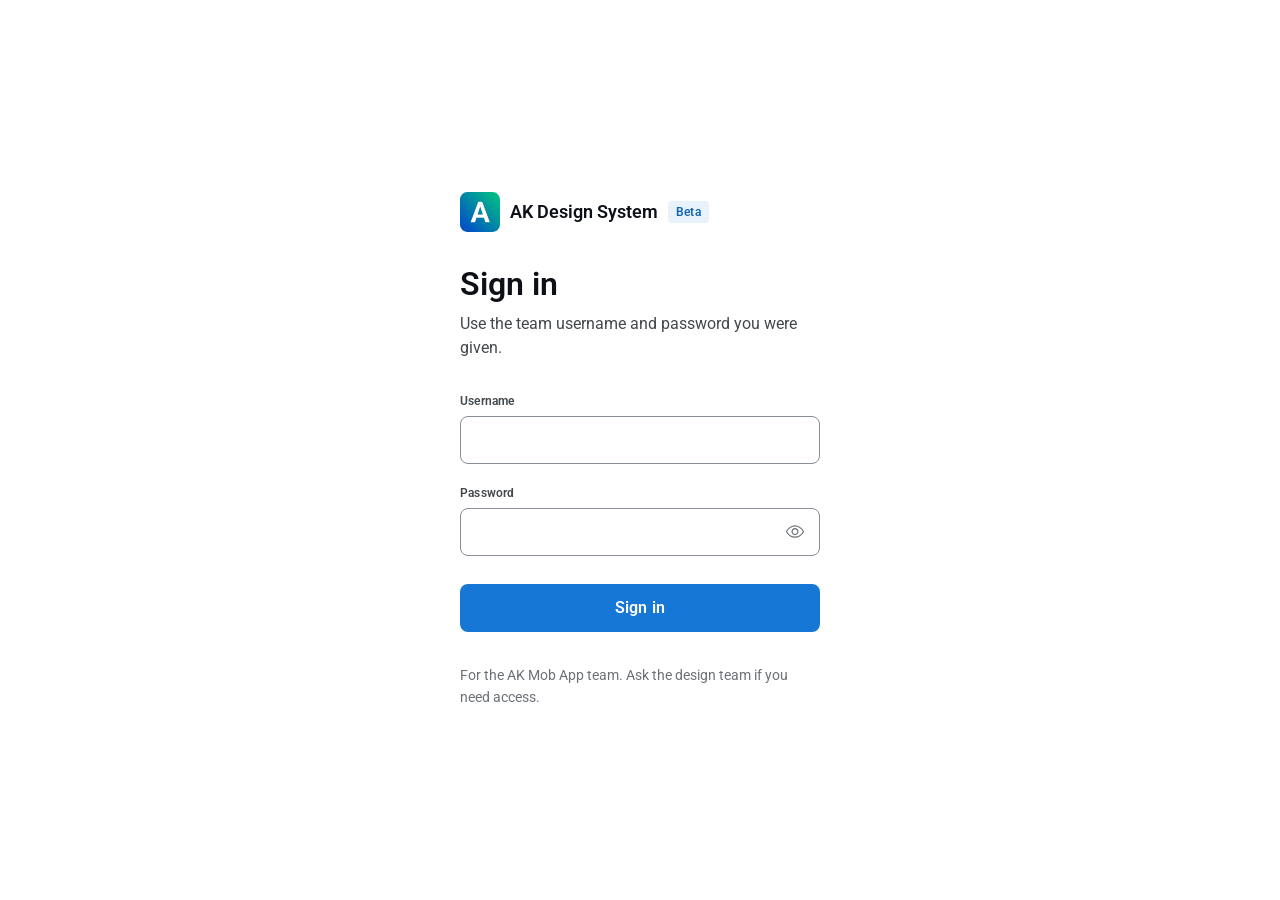
<file: index.html>
<!doctype html>
<html lang="en">
<head>
<meta charset="utf-8">
<meta name="viewport" content="width=device-width, initial-scale=1">
<title>AK Design System</title>
<meta name="description" content="The design system for the AK Mob App: tokens, components, rules and Flutter handoff.">
<meta name="robots" content="noindex, nofollow">
<meta name="theme-color" content="#FFFFFF" media="(prefers-color-scheme: light)">
<meta name="theme-color" content="#0D1117" media="(prefers-color-scheme: dark)">
<link rel="icon" href="assets/favicon.svg" type="image/svg+xml">
<link rel="stylesheet" href="assets/css/tokens.css">
<link rel="stylesheet" href="assets/css/site.css">
<script>(function(){var d=document.documentElement;try{var t=localStorage.getItem('ds-theme');if(t==='light'||t==='dark')d.setAttribute('data-theme',t);}catch(e){}var r=d.getAttribute('data-theme')||(window.matchMedia&&matchMedia('(prefers-color-scheme: dark)').matches?'dark':'light');d.setAttribute('data-theme-resolved',r);})();</script>
</head>
<body>
<div id="app" class="gate-wait"><noscript><p class="gate-msg">Turn on JavaScript to view this site.</p></noscript></div>
<script id="payload" type="application/octet-stream">FvDYhEWMT8vDXfsUhTkOAQ+uUkrOlPRXsl8g+7yvKT81fpl7S8q4sNngFwb+WPScfCsl/DtIp/QZG/yUYDBSziJn/HLCMxbHWqHQ1o5Q9uWTXoM0K4pvfVkolD153B4yYAcXyRk1NiyBTQ4I7xHBpW+qtNcbIBcAhl2ZIEnhe84rHeGTROO7JOV9U060j1Tx1Tdek+KUpIEwQjhOliaIQYu+rgPdGkc+B3UQrAwt7JIPQJsWIa8C/jN0SpJiT4pKODmgnDHPUcXON/zysXddh0r1V/fGz8DXsJ/ZXbDo0us3jaNg7S9qymADEdxYNN0yoLy/P31a6UzBjRrWO9y0pnuobK2TtOUEbAZd0NN2ydm2DrI9jOvUaLcgTFW6J9eS0l/[base64]/tXZHNkuBBZ2MMy/nwQIDe07oFlBydYKuv6nwVd1TI5/3DlOz1BJ1Wg9y20KTBlIj8NMxHRudG+pYhbfxwL0buSY5Jztr5huhIQy7BSwg4vx/[base64]/UkiXzZpjwoLVs2NRG4a5TZpr7jpX4QEp3ybVGVFTPMKcb4iUhSI0QtJfF8bHcYyRI0bQRJDE0o/RX5+DaLfvuin5I0DwsVwU/K7erPvDfnUrsjUjzrgaqQIJI9M7J2s+ejAhCDfE10g6C6k7n3iJlr0WW4OnfN3OfUlJ884n//exmynlb2cPb9X7OvB0EMZQ35rA8yP08/icSNKSgCo8Yx7mUF0igp6UqOgeRg7zu9ZEzt+1F6CWySpYyt3onFJInsBkPCVQhU8iPPJiKgnsBwmzMkNe7yETst4nnAGJ8+6/IHlnMX8Gah3LxvhcD+iCpl0jPrkPYxGDDDxyoVJQQ8rMemWGz3NpEZoG5jmWXt7lGSt2/k4iXv/CzdO68p1bVLAoKMH2xM9qDcWNIvhmK+4ZpXUPimzRGNNWiWMGlBhz74maDV9Qvwb0StgB8z+Ou/za19dyJrF30TE1PnH/jVbZfOks9j9+hoF76KKNsHopAG3kbjwjsMTYd0cEEB/ncp+RS0rjf04HWALsoBLb666XIxEVetF/EZbRqDXojo0LejP/AW3XplRXsbK4WKFhjJpzs9Hxa0dGB4Lcpaml4t6oNIiPC7Ctr1mt46Z7gRlafeoxGTiDO3oo4kamZ2LbVH2cO4WxbUS4RBp9xETpPORrxjkCJ2IWbjwdBfKge4PV+ZwwYnVBK7cYcAp9kZ6mHVeFYWG3V7x6Np+iaj9CYzHiEvmoq0aaxNZ2sCm6yw5YvZP1zN/sXErsugGhFdJrEXZxyI4BMAUnclq2PLfEJc1goq4J2nFx/yB7k2vKio/dgEBjivySNeMfTz1SD0nLnobmWdqE7uxgF9Z0J0u1Rwy0xQpJqo22WIqMLfq3FQFA/w3Pk1XFBRNKajQscgutNmRo1BIkX9GFPmENEJCjXXZRwEALV3OYbELj16s+t1HwnarT1O+O8JlJbkmbyLkIUP5iW/3xTGVdkcBMaWmibL/pyi+36F7F7JXPP4KAhLK+ttYGE3nrhnRNSuJoF8P4pj91ecxC9jyLl33i38eUStunq3yGarhOubuHgAk+G6QlhIdUerolTTxoD3ZocgTH2Ib46Ce+baut6DuTVRxXG5AgL7ljbt8YOo//umLusNYLOgSSHaLxqxu+l3V4m/mOJKwSYK1mHsvBYHNJov6KTCme8kb5dqQO7gG9q2PoRup+mAU8vp2Amy/gJ6aIAImnA+KXJvujmnUNnZDm1LgiaA9jMo9tncT/jdgXFS4r1gCm1iy6luUhmwmhmCM7tVBUR4hZCKGUClSqq+fUZzQNJo5hcfhdn4y/u+CGU7UII/AjEN6AggufdbmQyRYKUT0jLVyfvsUFMMm9WIDSVAaI8DozFmNNDfJd5Do4dXyQHUw6QNO682Y07/ucB4b7LsKy1DEtlTrfKXBfLrVJEyPkLBMVQpjWvQs+EePejvRPqfYWTkl8g2AjeF4+WqIE6s6Fw7boxHEkv5fDvzEsGnx3uGp9FlTuhcF5opmxW3IoOHl4sf409nA+3/yBAy9FYBuhFSwVxw/z3/1HSbSg6tEKxBr6/dn4cd43Y+E9FIue1qmEkD0E9TtBjUwwlFwMecp2yyLjawyQ3THq4wYEJfTKERsFFtU/eqEkoEJMpV9WDXWnZA+kziDd83PpSIXhy5/thvC/27/CsJReBnQdgROSGaA+D/0fiOgID+BbYvpP3wujaNp49e/vO6dKkzi20Hlo4K/9TryzmE4xfAl+J174UjuPN4jtgScZPNUwiaxtH9swlGqr677sFhGhY70FySKBX9W+dqTmeUxHtKCq+0XjEyuK4xhRYpphH43aCxR4vB2mDsk5TQoeyyhMVRU8jt2AoD40qzJSARmjepOKzgecRj1iXqRD2v08w9LuL8sW69Zh2tVICZoYqMieCa9oN3FB/CIIkRw+EhP3fMFhHsvf2uoONd/b6Rim/bnoW/gFzyIn65T86Z1AnQ7IR2QkT5WdQPcTyXo2f7ybYLeY+ojSklQJ59aldvucbh+1Mi6xRhi9p8U/[base64]/TIdtgJAJ+WfAIk2QE+XrOEbltZIMdu+noRYDO1zrI2hc25FsB/lXDMbKZKfR2FCQ0M9koad+OfZvNML5Iu553piS/gn7SKteB4Vy8+txmlznbyF8MFNvOQ+mR+9JeqSeqWCyLfk7Dkz6SP7O/[base64]/CsoVBq3rd0pp6HUKWDHUtI4PVs2MmrddF6hXnucRCf6Yn4pAwcEQhmvzISWaTdPnhv9y1Y8g98aT5dmHq897HV0/CDQvr+70mlaEgTfSztzljlCjqQIFTg8kQB4Tt5EEZlDM7hP9VSHjVPywBqwpunPZZ3s32MY/DKuw12y4jglKt3AWZhLc3WCujaIpgek+8Nes3gHpN6N+DH1Ad4A969lcRlfDJ8C5JMVqEaGfYabogZ4dK2BCKuFAR3KbsfxaDJx3fddDIH1YbnfWe/OhPEhyZAIGP5fx1NB8stYLi5Aa968aLsmJ9gVMGyUQP7INJ8zr4DfxzXQrlc3JHDA86BUfu1XunaUodD9XwfBjNe/ef8AyxRKhZEz+PBaep5F1ShI7DwBSSg1B3z9kVBa9LW+D4bPgd98P6vHqD5s4E1ITP3CCt/uwx8x9WzRlvfi/8GtljPIRmKIroK9kaQ78EpfgyzPfUqJVoqdNOZ4zO+lqpINFAWi9QbblDRryDfef7MScrueTENMFutBBKdQ3Co8+XZtcvJNFQ/jHNi4wtrf8UcFJ3Jb/6T9zgIJnWs/VU19vZEaBKQbKuk0dsWOEBSOpr0NQjb68HvqpUZNDfQ/xoYSb7t8zuotKDMsx0qZdFkRh7Vw5GrNCovzNu03DA8eUkYimA06vMvCMe/Liw7585CyjINN8EIm51OUupIHgTZANdJXDjvh+sDdT2HvS9wWbLz+SrSAC8W92ZdyuDW3luAiW6hTnpJmXRPJCpK8jvy9ImWNSQBlNpFJn31OOeAuPnEHPl47R7/XULBdYWXuVKlOAGHMV6OA3/xEhTkWPr+5qBr/zJvVZJIjMKfiwDgokR4h67vrQqP2qIdt32Q8rceWlRfoav/JB0dOInMd9uHr//y9ZGzz19cdqHiQQ0/szOAuQR3h/ZF8CSRon87aX2jHpAUm0eaVj03FNX3lbKzwgZUKXYP/GtPr2rEjInMGsATEdZR7lRHNPxSIj8edi2w6rZfwF11U7B8XAjqFML4QS8nLbn/if2KA0Rz0nG8sN558VQneoPZgryJQht2xAwHANhB4tQpRkYOmWik6RC5OJDGWhn9UcXpKivN/rzgMp9cD8vEMDB0e4GL3qYRNkWzt4oceipf/[base64]/iZk/eBLJezXeZd4mHyNvYm7nSeA/skauJxU20vxoCHCC7l8svlYhpIyjwGFxI0lA+0nKG54LnGf9q2Q+qmUG+B3Iwir+938WLp32AYBPfNnSQn1BEym/leWvMYWXNSCTBbgvaLVtxxwyD90+uZeFRcydPgCGChwITnFu5hOR4kp2CkPffVsh6skX4muQ8ataNtWIxBPNMDa/5DO/5JpU0TooGYF+rfgXqVaVV0mwJcOCq2B2NLrFJOnx93GZxczQI3ctkgHHOFxniZhH3SRIK9Jimy/FQ8WqZP1FLyCS4OcTPzHRYBc6ibrkPCI22iQ95V/QYGm1HKeuJgke7DOBNcEyyIekl3ASARx4+4OSTPtixtYANpA+5mWjfNpyZFqgnd2rDlAiNnmdB63vG/9/wgWr8LoN8VzJyy7o5iAgpkYF/XqMixm2VDlbjhHe9OMkwrgdD1xLx8kSqNzgts+oUkVhnqqH4QVqdnGI1J7+LSLxPz91WkDcgtB+WLDR4k3uNQzRWwUXRJWJZLeb+5Zl5anhVO5xmUR6NleJ9ilOem3Ay5cYm0/NsC2HEmIZsgQJqxS8wjHulkRVORNwruBkFavF78p8oyBALUYYNmDHJAiNuiRyKvcUD6F2aEvIlVixasqMiTt2ZJQ2EqJjcrTYAa7/d7eAgURPdI6p8ufLyTwfbMC15S7Io63mxlP7BGJ//uzZ57BiJHXuyJDzviFXA9JbpWZUR9SsOSU+yXCV0Xb9y7HWS1jQ9diITfycOFz7cgOqTmK/6L2oudgTHOC+h/RVwF4XJgvsHbBjlI++bOF4ugfifXnK+2owwSvT0aif0Yw37VxN7blaEMjwolkjUlQVPGW6iu/xfwZWVnR+3quhIEPO+04EdgXYdRPPd7F/ubId47k98FV/vgcZVPj/UHnelRxQwutDTD+Yz4bjPdaT87w815jRTD2HH3zYUVfXAClXWIhtsFzrhvDgAVfFAQptGvrDA8BUCoEMSJ/YgaQ208Q91FtrYddNfOqDXvhSXRlIeo32xcsbYmMCdheDBbtRyo0J1PxCzrupeicp4XmZMvCWaEJ4TARjJSzywpK1Lqm6/l9PwA1J8rAf9QQESQUg0LbVDuf1nsNmWOkM+G6kMtpMtViTwNjqWwsSUY+HlBDKQNEPF8/CtncujgJf/++8x9HT6aAhW/Lkv+nxNjk6PVkzHDujSyVuR1xsOaW7NhPYExjmjuArn7TJxyoxLm26lnFHRVj1EjSrKV+sen9nkODwpiME3eQonePkKAxdXMsLYBmYZfoEZEdpvjlZbwK9gRoy/fUgheNkFb+H6kaGV2eOMPKlq0dcPJ7hwPFiIAqNHFCvboA+1KFNswuKnaEwM+nUVdaZSsFqX+dlAGOTu1v8cb+qajewdMy79AdM3m9L+EuFyKTgWa+3nKRkpLzKJOCmx3yUHZbmbZcZVBfxDsmoH7ok0wluh/9EzEpAFjcaatHgLP3wLK6JtL9Sewn6hoZneU5TICnN+TgQw+fjR0TpEV3ixwZYE8w89oljHkoXa+KXM0uFZ5/0RZunw22P4XYTxOkbpNGcXwFgSYa+zFlpKEKUaG2u3rVxaiJEkjNap5kxEB9UwCvZ+rh4iylb3XnK1npv0zLIeYuddh5/oZvTsY3oUEl7VPQYQGkTwhuD8JR+x9S59kIeM6EomyTeWJO8FIEbOEaHJlSyS8L9e97n3MPB4sEsNYRhf1KEMdEuXU4qYzoUNeu1YXRzhKhJiDm1vNzpJMqymaa2VdA9NEdEfdtDYf3SwDxUi0VQL7R7HOD6iOBqut6y/3PoQ18VqBCODhmRP263uMbMgEV4SzFE+rRTFGdcPLm9OVjC9gTRt2UUD5dI3JIVCvB8bmUJLm8um7QmsJbdYAMnKlqL3huw0MAntwZuOIv1q/P7M25sq7K1ay9J58j7Mtja1GX1hoot1fE3KbD/eVnVD8EKYBlP5AczjzLLW750npLcLUBhFF8E/hd6ZehMFCoei5T63iPGWIEByJ3F5ptD6Ji11/Xfuy0Yx2myOn8sp74Ipj0UFCcMqfP75WjKTtqb/9tnRPD63JktLgQScwv0pO9Yqmex/xTv0qGvV3x8VLcreR3lpA2pHNUaCkfmuSex7Gn1LtfPxz060eeVnzSwKLsGyxFeKiD1e+9S/m9UK3cBT5oqb0+WBHe8tTg2JBqtrikc22SU9Z44nbcnCmBAOhN2CzD0jgzJlxBizmXQjhgOshJVfh68tqS6oBH5zDFwxPiPSYThmua+A1fix1m3KGuey+YB+pkfnyya3KJE2cremUzSWyJivOvmTXFMdD/07Mbtn9FG6ftgV65Wb0/V0Wm6069VuNHfH7y57kNIDbNQJruLqgLDLpiIXFbnExQ7GCc40p1N2FNa54mrwDDMgoPkwLxoEdR5b5gY6D83iVaczMOerJubajXTqth7FmE6eAdVj+ISNp9IN1l/JUy+Mo87bm154+ZikEo5SLjTaU67RYZTTjJymrv7pWkSSp4z/[base64]/PZSPYC4V2B6a7OrLRN4YD9H1xKesB7hv8dDg3RUTk04Utt969rfT9uR0V8ErcyQfh7q85GK4JZyWrPjJkHBZYbvbKCjGT4+ewBLlByEr/IT8LN6zEYnmAc2olFkscceyZHd5t1dyyJ5Bmog+DVWgeo22uaTGI0Xn/SQKqLKGPiAKkBz6GeAW29M0Cu7TUriP/[base64]/R0Up4DzyuxcL6wmvRDAmgjGGcMRbpq8H4S5W5HFHzzXhNCvgHyh31Z5x5z72PGSjJSUGgqMmBXvtbVoWb/W9VjOEanlTi3+7OZzNcemBa+x3f9mCckFcocgi9rjIzli60XJI4boKcwagD2gnN/TPfRCFL89t4j/yvUaR1B9EyvBIyhu8spNIJpu0Q4wNE2tj8GPt7tYXxIYXaXcMOoZ1yQ6eN9h0dLuJYN+UVGgYk5zKBK+zsPpRBsN0J4bg0ojdtuKPADq2XqUbLxdcDp0CIHL/ncDS5GsHAFYWQoMaqiyrR6ZydOAWymYgaG0k36pAD0k2XDUsWL+wNjM3RvLOWlQF5zdDZ37agtLL/qiBkXp5Z77afiA9ZtHcA91otFXkUkHj/bZSJAKhxrbnjiHEQwowlOwl2z7um67ykRORoTO3NgA7A81Ycdn+Z4dcNoTxng2yI2VREWlrIYkATclyycHHZylNRD2Mr2AjyGYA2vW99Xl73ozjLlHQEGubIq+0XR0BQsvuY/Pv6WXHESkfsuK1XxMSvydEFvgN7v/hl1+oyM66begiDSc+K0m/OUm11Oa2ztRTNNlrZ141dRp3N3QEsrf+ncTu8QC/k2I/udQ60fwg3yU+7dyMO18AanAAZ2Dv68GGz4lVlOSbpIBDFh83bSFyYJaZ5J9qOA4kN7hmm73wUPy2OhKMysbQlxUsjD4bgyY7IjB9HoKqaojV4xuAXtQYGjKx+SCchpXszHSHiO1QhFKnQoWC14D/Ii2aVIUHe7EFXG2yOq/+sr6A6KlgHhUR7YMLFSpzqOpFSrNc+YOhcFqGbKY2GMO/EQeydeTG6u6WFczedz3oapAoxEnsh1QQVHeUsr+CI1isK9Xjz76I8C5M0HfqJBI8oFxZV/P1gc89hrOvyzb5H2oytDYXZuMtCLwaNu0WfBT+Va7WJySDFK0D20NO8budqAc7meliZLCXVpfkn0Tb7W1IRjz9YO2SViTYI8WlUldE1HbpUelWOIg5gh9aCCG8mun8PGmk8VDE/sfMRLFj0ken5JfEHtbjxYRiWX8U/LQ7DdeARlHlKoxE7M00Z8VDBkpIBxL4/Md+L/eTdOTibOCrYB6ZCFf0vA9I+XoAtylMMlBQeq329bPVmK4quADbBNCShPy05xEICNnHtcasrdsihhIKITXoHH5W4SaBI4PCYlEVf1n8+tM2j8BlXZ+B0NK+7aydWuHI4zSZz8JgT1qv0WmhHFEfzv4+ly+TeLAHYb8ie/HmviAHE1hbudRuh6k2F/hx4aaf1iuQBy3rEIHUrq/ivMHEehRp1uwd+s6nN722FFLpctRQdLuLfhhiHvfLePgggEQmXsBVbeQkf0dBNYRQssDR1o/nCBKB7NzNXVicxBtCVZV0baepQbEmlEh8EmgDM9mGrhk1WoGbkBv5LHwlB99WpKAIhSQ7ePNcs0belf36pJQNW5AyEJF7OmVpxGd0al8HCqsdPYEhiTEJxWpJg3sN4eTGyODKzOsgwTBrMjYYHRK6da7vDe+eJEZRyOuQjG8oyInUWD8raLWwD3HWYELxvwsac1GW+7/iBwnlsfJchZUPfRakTRytGehHbz3xiS/Wh8i2++2rGpeo42JzDgV08Fw3TMN3wjlnlRdg0/OXdXSeuTYX1jnfBzwH8Zt2CHiZWp+1E/huHSpVVUOkQnhLQoKwMRJQmg+Vjpt6iMZ/kkbsfe/kkjN34ssT6ZpI6a+Ks5tiSPfNZZ7gs0+i4XadSRmAtjVg8mdXCqTimuar31VC6d9Gv/0GAOAf51RoF4/1qH51VDGYKy2h+dRJ+JUlNx5jwcRtLjbTkfY/2qbRJC0g91tzkObwMdMWv6mBlv1qS7f8sNNhaQP0O3UjCaWuz/yMI3yfap827wWNbjK0ibGQKBvZ9Ql2pbFv7CNRCQGH5WnH3Dm5Y5GG/Dt271COCjeJ3m0i9NmjkCBEhj8idtbjeQDP7bCRRSyKYoLBW6P6HIV/YUkR2DxHwbIpb/n8G+9cMtG7LkECZhcmXHLbqVyw0EGBD5vrbcsRNGPpG/s9RZgovSyIIc1oKER8xy0bgBkqw0EFPDwoTKSgCX4om9Ec9/rUw4qzsCoSlHIDmI1lXd3hmPxAm41mxsbtnS7bzsv3/ulBURDuGtRL1mkZGVeWzuA9bbtNJ8oxAfW1fulTkuatKioH/ZGUTX7gInL7c0BQ+nkakexAyQRfe9S3OLC7nMivPS9lfMFfpeuECrVpHkmsT4q88oJnA3UgV+RnvUFo6AhMWQIlwVZCT61V+QsKDWmnLn7W64E7O0CnsPCGGJWCvwps3aswXSlGkbNtLGFDCDQoY8C8USNowX7j2wIoLprAHwJBf/Sefe9+zXQoFPlBcwB6vvVm1FLdOiy0aLw5IIJNiLErkylgoBTGfxst/qU9e8NFyk8OKfmqHvPfWgQm0W/Hy/yfTwqBAiJXM2CC3oTLe+JGOvVU16lDuOkYl1Wo4jysTZTHBI80fBQUPOoVeqyyU5xtDz7sOtb3OZKwY73H3Gy1/EDJ61mRWTiTqulF3Z4UraIVezJma/5x6Uj49E81REfNoYOSs74YAAS753gIYxWkE2Qnc53CYlCyKuvR8Yk8jnuoFeVAYxZc1gwKhMpVQtlfy6/eEycyXu6LqEEKg8VFF6+InniiBrc+1VEoD+FJrTVl86zySqfRlRpqkoBy1wilL/VXiS6thXdcSp04sfQyuC+gT/gLjAXOiTsQYlKh591sQByGUOjO4hAR8f8peNJLgG7YV2KXH+V+KNmpCMDchWTtBHHYccOhS2fuYaxjqSKVtjps/CocKWIYWI9PzNmOhHSBjbFawSypH6kEjaTj1s9LEimv5zBWHsHeXZBw/fzRI+UNNHdL9oCO9LnL/QTfoCPsVPaLBIoW/myDblWylrB/Y2tqPSox9s3Vj1AS2uFCfcjJlRjHrv+36zFXKwHApVRFJM3u8pJ9oxw92E61aI2WXCfiHAwBl/nJx7rEybTkwcTpnN63oXWKKyhEz36olZHR51iVTR0sVP+94/Mjr7Fkr8QUfzzGSeGrabyD4zw9cJVA8cSyOpNm73zcCtPIgRTlXx6sHsS4h+rHFIAr3P11Ycpvg+AproKvoH6i97m4d9V4LxoIgE686FSn8XMK96+C7sN+VUGaVZaA2vvZQ6D/NBlse8nMSey6wyxXDSjb7c0cHsI6tbk0V95OWzABGga/rvRkSXdHjImWfeLInRuDPWA4CBOfxPcJQn46g9WSTLAvxpfPoyRkDkdKS5NVGY/TgHtxjyvHOOjUXqUJ0io4tIrcLbbAqO1KqD2VB0/fxtm2A4pr9WXzHWof4VCAr/cPBw9C9AQ9ZjqFJtq1/bwc7CTvSEUYqMMY8Ek8mfFd9X3YXVtybdhI2WDQpub5nqbjTaD873a3oDtAzNRr7GphCmU9plon3y/lyKEpOGkhzU548aANV03ANulIqSzr1sdYwOMqU46+B86vULyFTHaa9gYSrqNHdqnVrRzTJFisMxCvKE0DJnyqyXtXgPhPFnhrHw/Q5QYTKD1le+DnpPjqa/ETxZGjCbk1YJL350skr3D+imniljvgfbvHonupJhwLbY1YAaScyQYcVEax2Bd8xedndkpHVLl+tInMUE/2U3WnEse9d6tjwXSvfwxrDE4qW/pmUHMHvj3GLm7OGhr8X13xUwEeAqzZoHoMj8WnzE7s1LUXl5K/XS1r4WdJIZkjYcmGTzvuA/VMewJEP1svtR3pLTlBCA3z2syTqh1xVm7n3cryKoLhk9Fr7lxKpa0of3p3mGfOBC4hlGmxBWQgkZQ5k5slSx2vqoeuHYS1B0r/otccRTS5EpO36N/sRJL/AK3FcgMEUoipGj1oK/9eHS8fDPHTbgX0MyRvVWmcOA+/7BxAxOXug0g8zgI/mzdUaTHGs2vSfKKR4LnKQyZagM8XBahmMI7dhQan8yv8IPBnZFRdGg+ZufcELtUjDwEoy6R9Od+U+StuGeb2+yNLFmeshXMg8gpMW/eczzH0GYw60ZMRzbpzLyBjwi6ambPzmHsg2o7VLpL2BUX87DOXVkdE9wpfDSpmC9+q8OhFIuGnFu6iIHMFn+QmWiNduavA+3qfZZSNLxKbW19VJFiiyccGQnXiYZCQ2OaSJOmsAtmieG4yDgKoadEVMAaNtQp9dme4D4sEETXnLa/gnRSqAulmDDV9t6tLVk3OQ3IFtfwq4ego4oPdxl9jlvdkNMTqWWgtEa+nSEdgATcZy71Qs8HHY0dJ5BEif0yArMMmvlfB4E7EEKIe0MPeDmJJPt/yxAeYGBT2AD1BdTBLqrMYjQP1Lvk4piOI7NvSy/nObanQkICY3d6BLXCFLrN2T1hvsO+uFFJT6zvavq1aG8Fu7CoNH32SAkjXu021lHEtvmhUovK7kIVvIpjjUYB4+K0O77o0sY5u5mUd3ax5PB5L+X6GUXNQdEFXjSIUBo7hjz034s0gQ0Xp1Rcxa6PYztcykX88LKg/zYgB/3A3NUebl7O5cSv2xUDCdhOKs6LQ9mputAyIeeIHDSsd1nSlBgfEvo7OKR/NHHpTLOBDWYm9EbxUIV/tk8G7PIjqP5HwUxBoFdN2tIetDYsniI8Ry+ZJaKdkezJTA2Kcn398YW88MoIpYUvSO8qC3M8H1V2+sH1kS/qvoGfRiVcgHJmLShAub6zJZdyXlJktgsGKeiTgs5rEi72erfi1XrIofGqFolC66MiT/LcKzwHt7cTvlLYKfWgw8JbHFaHyT5/[base64]/SRb9WvK6GbdYFi2i/7NAfsW2RBSCT++K4cx41BwuL+AzEbIWz3Xw1cYLZiRTdujYEkN2pJWbGxvRLTd3s4snjbGqNP2BxyyJtbyVRE4uKFFR3A24emW20w69f38jHIP/aTMrKVkvDl/LjBE6Atv7dyosGGQj5T9QPtfb2ekoEHBUXdE9pipCPQjcoZa/p5neeUAXmZXBl9e0xxftCUzx952/DrZ7mIbq1PE/Y/pVdOfuDjmB5fDEgLxofa2FtCXPt6r7M3usj2oX9D36A38CgNW2gxiWL9/N7xzuXTOwCGIiDBXIHw6jNedNNPnRCb8MGSLaazT0lkI4XluYyrA5COSASV1PB1okZWE5pG3coKxyOp+5b8ZAjUN0yGhPdt2ZQutVEGlKcJ4YSPYOnVtrmn8vKlO60XqHFugQDpRBhDT2Nt0+o2NW0p0YO5nwpgtu5z4L22Ec2pgt8T/kDTCifh7MrVND4/37U2mrvcBKEdf6FjfgMOLp09dYHpVrVXSYyaVLPb9XTzUhLyG++5VE8iZdi/Zjbf4FZvFMiNcm9lw0Fz0f/CmRzA0QYMjpAeP0RA5ZztDlnwn/X1rjVcKHyUcSg0cCF7IZzgoPh4uVWYc7YJ6D/fONAMNHWkqdfHRoxpviFpRXeKFlKGEqO0IsJdeZXjPT541xrme6t13230eGlao5g5Al83sxOfFAlo7FYtpGQYFzwQtGIIV2HhZ2gEuS4B52Q8ISdWCu6CJYybtaUCcAOHnUvDnFDOijBhWmTBx2OTPQ+65obAnw0ys/z1czpmAVHD2GE4j6GUPLd3WjhjXfu4dCqnhNV5HtTUE/4AqSeUpE9VSEaUgt+yTIoX9+oJKkgK/jj/psFQR0VLi/ClOwyb43sEWNv0MMkrzz9ccH1xsHuFEeqDgyQfkkPKa+2OPJ3OJoq1XM+n81Q8QG/69wuuy56dR2elkZ5Xb3fJCV9bcVhNfD2XO5Oc4tr090qIc3sB4tggvIdzAe/HdrlPNF8Gk5ThLS3heVPJeNje7aieBb4Zr92AhOKJIeVgTikuZm3TnMLDsIsOHHAhWnoefS29hKuAgqpazKOexaOPkawvCcaKi5YfXUiKmqGM0XXqFmIEY4a9933DbppNeeajyS+mQY0geQcNl7SJt8dnoBFfOmGPesi7a2d7H1JfpoVKaMull6v9bpIWq3D0eUY/lLkwfIvr+tAbfSbgvGE/13IWwG2PITxlAViE7EnqdxciA7PkTbbyWotUTpahuBuA7fMHTMD00ngiM+U9CS5TsRRPqZPxHbM4PxWL2H7aWnu/ggpzOPH0cZLjuMC8+tWoWZVZObHai2Sq7yADDDRM2kn68ampVTSdh/CgEO5+yY5XCxCCA8esbMdRTjsBpSd8lsQ2pupxZtLMki+UD5VDQWGb0BSPfKGiPqjFuZfN3MeEgyCYedOwcKhNjBuk7ZRp/bJ9fCUGhrmSjdwNGdsYHS5zDDs7u6kVaPLRaZwtmCBmiFlIGp07ma4lSils8AV19qn4NKobmP8XBMlVZbp2rE7TmU/mTVYb/XfXS06kBoXb8EwU+z1crpjIO0sFsy677hCU91Flt77a6eR41jH348UzWQsiwSFP9351UuYtqTWvjVxszhNtqNZPXDFW6pt1y8pfEu/aQrXyMd5Uv4mcQ947ft9EmMscMlDuwx6cjdBJ53PsCQZCwWCjDb4XbY0UuN2F5yseCpTZ7symvnw64ZAr8AvFwSOfyDicfxBLPY9wnOmMv4/VuIJ35q/VVASD+FHVOvHzbm6ymU9Ot6AeQ7b/Bz6KmgVsNXveOJCtRsKPXVg78fmgtss25fsKUNYuaovwyEOddyIbRCooros1x5Sa9td79Tf4luBFL80Ato/sLGo0kHdAcscRwNrdv904HImv96RY3fd84p+Dihk6/WXtWsrQ4zE4Le+HZDreKYCuqR9zF2n/0iNXZvcd27AiB14g4KKzDIW9gEW3h6nnPusWeROD9wyrGCkgAZ9UwX/UV3is8KI6tL9ZI2zvesxFSmNfCtPXgkiRfFx+7aji063UzQQFKW9jMzwWywY+xu3Um+zO8kuYHPRI3jnIy58Vkm6PqTLTWVQKhIkoHd/gkSpb1kJvSxYIDGcC9I2piM7/FfRB2kii5NoHgaDWIZpBgKe7mfhn3IokzFxXrcDZ3EJv+tGL3QaR1QcW87ckLXOqX5OOExWNwV5fFidagTTsQkFOPXyTSEdW/pYal/d3Xq3k6TUs+X/o/aaILitTx9R8HVWfARG4n3pyARa+XaCgK24/PIHuWdE6/cDkiCfzuCRPf4uLXP/HEe9Q0gRLsRzq4bvp/9POJD7ypyzYMYQrVEfRBXujRTsOxxEmAN8uujWuSFeC3kFNbIDm+uvB1pSMs8137AvTJKo1UijHLN6GRDd/[base64]/LhX4k9szi19yOyZuXekqSywSZeb1G9kL6wfEDAwc5sIJhgjBp6cW2sdoQZMXE/YzJwlTJkEGKYAUmWqLo4gKF4bXYSmfKrdPalpM3xPJ+clh8CIMez2CSRkAeD1+0HWz5ka/5HyU7CKKp/fUtWGBbYOKB3l75gnixethlxa+o1It+FRdSLIwofXllgvpBr+bESyc1h38J8tYk2US1zK/XY547YL67l51VuX9y4XMDPecodCzsmzSzXbQTnyV4uMhxRctI8faG+/v8hBmZ0Lh6RdeYfSgd9tkW8Gqzc9JXZoquauWq0Rm8JY7HJeqV/uQsEpJdEIX0za0VFz4W+deJSvclmoRyt2+r1Jys7vjxlpI4/VIg3lbU4tWfh1hflArZ4gwd1gllsy5XKg8rl/vuKhjdscVLgVfS6/[base64]/YkbPDIAbQ4CKYNuTJpJxYoTm96vltl8TcgdRxVLAiQHa+Uhun/5EheznvRXZXE7rIt64yW7aWUDEUPPxDAJixtyu51G0XOuMsrhi0GLPZFzdKdZhUEjwWzL4rnGIrY7UPD8nvT7IIelx8Li3CEj0z7vzltO+aQCT1i4PIzyXqfsUc1pASganJy+/2g8SD3XeyOv9PWbX1trLyiLwP7JSwAT5ZH6duRHCG89k5Pmmwn1CB4jCsaU5qCTHQKhphEXi03ZtelnBPQDhH2/mBwdmPAn0n3Nx3kT4LLrXE/rZj49S0KaYmUOSoH8m7qCI5Tjslw8yH5oY+l0gHnZDUNsXKkf4X5b3MZFcjr2Yrytbu2A5XhZ3nDnObiWG6p6NP+W0R04LAmUksN6xaKVArKIVpVnydIwAvyiY+yH1iotp4TvgYe1EFBdDxLeYYc2pSYik+kg38b3JSnfy/p3J7ASqA6gnUuY78YHuih6Kr1hDeRNSfCsK/vnhmlUrYzVdBBPhXakBWaJ+2qKfTBgKW0PQ8Bhss8iFQpwoYNlYLDUdpVW0JFB2MUML525HeKdjLY69IGwOojW7YifLCsoj23bdYDKKlvIcNiO0XsbJiQuOt/3QgkYRnBK6HOQNFZ0+EU59+rawWql6+UxqQFYP7mHn/yODiVM+PewrtZvKFvwhf9Zb/tUF2wGes2IFe8u4uOiZEuj9EgzoUSn45cQmJoyXYBp6jRXL+fWd6VtF970iOqkZrEjixOXTlwbwkQpo4awrpbe+tjvqkrEKsq9qI5nus8RA98HY0Pq8db+GURV/vgoRhpJDYowjZNs8CVXWj0DHGPIUhSDWptCoVOkXOJi+ynMkwJHoEmco7BC1pWM0ALiqV+z7DXwioPKFQ2Tiel7dV0qXxavon9JwVmS5iQAYv7rtwTMM6sC6YFo5DTJFVJXujhSRV92Cg/IG87BWpY9dLKVjPOt9lbQS/[base64]/r7GRZBkzKF9eaoSd6ohrZk9nI9/Sux+TXhG74h47bcnVENI/btHVoADS+xk+C59W8+FVonXjK2zusxpJAGHO/rIUTI0DCeq98TfOf8udfs14RTeiPRyY4V7puBvMXvNfi6pX6vCAZZIMTTfbCa5Y0LCjqBhvRgGY4yfmGGDj2qfUf7UuDxwA48ubhbcsZpDf6U9rD597UQIj7X0ZbOlpRGX5PzVruPAX08V9rtAuv1BVzgvrpu2i9UxJUA4z8SESxzE+gFhKa8rJNLI0LhEwRG7NV/EwCy06r1lFmuvAOU+Ly9t/qJGWpRwVBZnBH5ODJYr8XaGP002T89ZmJZlqLd0zOCyskGLypLIl1bGGLbLxqNxGJSPqhWMAYetWFCWujYgbDlkjMIa0EXbr4ZrGqHPEuDIvJxfe6qtPb20KcXZOvGC++VrqUMdBgcH7nJq/LaiOC6R146RGREnIwz7QcBt+Y+xJCU9hwKGJATsL1FFGV4+KOhPWy4EnVVNKNqfGd66budxP9kAUk7ctQw7a3mqKDeoIXXkpppERvl2SWyajYakpM+BFbokao5FTPFl/xoZZLA5jUXHhr3hZEE+p6BDeV/5/jCp8u1/WfKhtjh5UVfwzl2gVXkzmIyKmGYO6CO4Y5ywj3EpMvMqYZYnJpwDMEXAtoqoYoaHkkKggt7MtqmCHKSojopvLfpf4lrFg6sCm/YjVBujmzwo1iPLXmsafmEzVbaBxvDfT26APQmyk7gbt6JwIRsWKOk9ocqiFxIjDZrO8PDhweUeX0jbz7ZnEF1VD/[base64]/YzLkY+ewXFbE0W6U2eyDDBOsm35ELaTz20xY96eDYBFRRwxz3xZE0rfaR1aBfVCo1fZQdTAcbTPGvR3997v65Ys1Q9rrIcMI+vqmSrZuQwXjXAjqNOWpE5a91fms0/o+23/pckXNJDetxdFCtMmU2HupmjY2WB8EDdPv8nBiTRde03cKz1HzXS+V6xC/8sq6+AveSH65Rxp4c/YCojw9BDJsM3otbVYyli0DKx4likOtnhmxkrU4t1PS2OjtNT123D4/ULfRg/dU5infCDmr6v6CoyBx89rQFP1iXg6wgozWG0yLyT236YI9Oo8vNr10ocsDP5d6TD/nq/cVi9VNSJGYz6hacT53FOfFRG4fpWG/ePAFawWAYll1SBFV3rC2qqHDtPUk9YZEcdrZAjo4cg3KvDLR8uZPJHq/0OwNS1FGlnDhg351jC9eDGltBXCPoJQQiPm3clcbOglz4AoIsiK6T55zjV/9XXGXHfm69MTE9jcM2TFAoh/D31XSizlhWDTsCNJOFfcY/4fQVCCYP4Z+GgutMf48X1nq9TTVgr9A8fEtJLXe6OHkTN/jW1yIFLwYU4DkVtIgHHAPttips3HONN5Q4xxxKFyeG1U76UNRQAA1ENmYqm7BHT1MI9y20C0v50yFKc7Jg6rwLrayL7xBGkSqm0nnVEjT89mtkO83t06eocNx2UlfDekHBiXLUQVRcQnGWHFDSVXsr7Zg65EUxMLWlyOmCeMYTeIi4hMz4b/j23FMfoPJpYqFXFOlg6FjSSv1AlReaOZr6FO0Rk5cyq6K3bfl3yDfLOM10hg7hcH8yT7lkvnn8xahTpbUy1H6lEhC3sfz9MMeBcAT5qG62WgE+rgIoDaAgNY6x4VwuMynKuymPKZ/OvAY4zoIztXgQaRzffnhohLx4qB4gFMebvek0VGdrw3pBK3OZy0bL5yDpIgLZfvO5e5JRK1ae7D1v4phCOX0N6Kp8XEN8jaEdZDtIc1VNKf9N/sBuw/7GTY+s1ae7prmbVTaKWHeSAIUYvSlT0yTTQX60A2UkNhq6vSIgxsgSvK4DXz7NikJLI+BEoJCBtVni6KHBSc8Vm847MCFiczB4vL6mHD0zYdI8DRdtwoUTnA9DIltS30es8GfXzRRZEDWAaNvMMpT3CfSNXccuuIbGAkj/7WzAnUNLylw9hV2RrJATl1jDAXQskCg68Nhm0pV20hz+L/cQYvbYyLnDluKNRkErPIWjVfVa7n+axlh2sK1RTPSPvHseJN1vqw1SShJ7Z+4UftZgkI5gYTLe0D/VBesCAt2edTT2GiRgYk7NBVtMMCTz0WdMdi0nJ2IDs+VFzF+ZAQEdHjQe0xuuQ01pQmvw+2Y16DHhPwNGghqHeFmvpgplxXF4B7oAu7ctZizvK27huKFdcuSovfeWCoCSfgHdviqBeugxfU5eJPGTBohWGpWNxnOFVoVapCTi8PBrmQiY1O/msO9W4jZuqZkYJcQ/JwRswMzecSbutXJrMXazEQGX4Z8eq/hBnXeRcY10ZrC8Efp5HDDGJ76oWI6HBr0a+uVU5up7VrxEi9WAA8BkltFAkckOJlF0YoaieE+fA4aRSklQOFfdxmW67hKcXtgn5MQ0gM4ouQyK4Wf01l8yl5Ck/ZQJTHB9Cl/gddvOp4NI5XiQR7VEdtGluorAdjGdlWclmvKjhmeyULdCmTEwi1ymicK1ZqOwEF1ooAsSbg1KVZGFBgHHpilVcuk+Qz6aPCy5qHFdA/3LTNNQgIM6JLBMZ6hMY6+7zJAWtORQsnATxg+z53OIxWMCAHVO+EX+Xj1K+dNI52/cM3vdDxUuj4o5evADb8IyIORY6pKUi0fXoZ2caqblGROUW+HXwKoRPfVRdOll7jgSMW49CFt7eE8ryjdygyKIDEhdLsVQN6BURtZhJ74Nt8nBHg5jg7GitcREGN8hl6eZnQ8TInZW+EsDinh8+/8r/VupaMMGfVVJryXgIzGdRwcjWiFpybZZrt86LchiWRBmnGE7HQT5XIzVpn67KL3A1mDbvCsmsY5Wf+dwLf0z8S/rvF633jo21J/JagBzY7mrQLbFW4KFi/2witaYWco7aDbH5r6MCISysolsYv2b786swexPOhruYVeVGPT/M05+2d1g1FIqHEqrLhu62bUK/T8yVy1hFt51B/SCpdviO5laKis6AokrCpvF/bTM7j6zbV9uRVGupVkTDOseEdKOs+8cWbZ18XC7KD+aD5k2yelhTCiL+n1tVc+6gQRkOx708fqenEZ2nXfPzA+Op7urfrca/L0gv+Btw0qxYI15zste9Hxrvp90fF2cD7ecDKhlTIzbGawwri8nVNQi1TPb6Fipe3XcTytAkcz+Vz4MrYN5EvEbDXOOrpJxE6TqLPd28hiZZKj+PRRSjZqJWfyh/E3aQY4YQmWTZYwVfX1tW3VjkAb6Dlsmcn82jE1kuGAKeD7ukBt9MFOWTlDPC90UFJbiKVQsakN3786Qej0QXVQ1y4IKvEWKiLSDxOLkNlPj/X3gHySXxieXRTaUvMq8hechEjcZ302+qKBsmBTFhV4+NqQhmDZjRoYtLXrCDfXhToU2nzSe6qGOG4i7WcZXmSGfBBhyHFVYmTMLc5/jH+ISyxjFhtyaaJoCuyMx13krGVV4SRWJyfIX5QbbvSfDYft3HADOGgOZb/3b94pDUEhz8Op3RLZI0u6+Zk+8B98QG4I2l07MNzOiPZgkg1REzHHRpvFfQNP6ecTixLolB+HhUup7qbEwCMipYd64koO3wzCliKYGYGoVaebn/3d/O26SdgSXfPUlmKJrSr7LMlF+jyZZ+cY8AsaSRk/iZID+WaBW8Mi5XiSIjnwRLmRUjQKJgo3lbAs7urB5ny7n2Oe21qaVS7h+mGNBslowz+LTue5Hx6h0j5NCwkfGkfJ6VwbUFV8b7SSA/HiTbnrkzvDYqBpsRLoVZDF88pqWV1ECsOAIVtnrrycCCnzHLWdj0l8e5YvwdFKLu36HMmYNIr9Oen0fxC9Mz/76qHSgw/bagVxqMkL62Ttqkv6iWtX4c8ModtH4RgL8EfozN7IqkwokkjLduJXyb5EWalEoi6ie1bJaqrGlg3YVhqjD2qPlePVrjkpq0RDMT/UuVduUuMle7RqEl5b6y1jBscEQep9mUw0ZsIa8YnlsJ41CONq+VNF4UyAmvJcbC5iQ/Fq9+eM0LdJM289o4JybPg3oKoNszhTpjZ79niyR6dVX5s8fFJn+tfqgBz0JjlY9J4oeoloGfsBSoTRN8T1K9yZRIt3oLqTixt6AR+WjbeM3kYv5YbQv5b4ohIGlxabhe38w4lX8qjtFR/q32ZRfFIdsNmwX3GWdYIoRQNJxssR4KxYewc7xbBpdmSQj/8og2SCfps0PttOE6m0YAMrMEjykncHeTyit8Z4rJoXxY/J/jAgr/gETanHBGE1lN127OB1ei5XZD85f4X0yRNaIqhTbvGVOVOuLkSKIdUqOhYFUK6iyFcWNKSjrBqOuLI6ZnKwoVmh9dA1ssiMIx5sWFIXIywrxwkcV1WGE/VeOyg4RaMUqxuH+iYff61h/gukJlXKm+EcFZGF01ndzAp5zYcD9J7ni7YFN0Knj+G+lyq8DgRhb7SJATMWc87DrR2HAUv7SR75ioB65tbYi20/ha/MF7ir/Fa5HLXMsgdPkCaLOebBK4ZtiCraJm9DEEBj313B2AFHZqiPFUttNARMJv5DQlt6hNFpGRx9ED1x6cP+AjJWni0jctne06t+mcB7mPdv+pnUT9euc/0U0YhvTEDaYFPeibgOb4+HZZqXg8mKhlLATd+HhSqZOUWJZFfDy9bSzk87WQ0L6dB6ow7xljxhTDk1Ea8XPhhlU/VBJJE7P6Q2ly85La4bIT1ou8uOzE5PFBBB5Sh9Hzv3TWu9ZDVl1l1vtNDOH/y6OREZMeqHEod35AC6aybEbeIcP6xknGuLyboUYfxe5duknfBdKLm4KFLjb+kg3MG42y8X95zsyagRiW72CI4DMuTPNaigiqs1RS9O22fWgAEulN0Y6CdUEjySpFecZ/0YHcN36hNGmnTW7n2mAieFBPkVkehs9lDXwxRCDzJwEnsniKJ7d/tpnV06lb3K2xZ+ZVyuCpoYySbk7brMAWXcLfthLaovRDNU7BMGtgb2Sw2FY/RveZRO5cVqzwjTT9nrco4fffU4D1KFjd0Pq/zg3T1oYNbI0KrokTQkmLGV4T/Pe457gfLGhn8t8694nQl1XGSPEY1MezOyeIo4udBLSjM1MzMHWPKlWBbTjoBPVv+ESjZPNHf+3jATWPoUXnqCTDoZfpW/XLpqWmwcTRV4fMcs7KjIr2VWH5NyVy2RBWIdnNGhbbTdVi3zAnXx8o67t8kAE7z0k8Hjg8RbJAjlQBr7GVn5AZwEDm5lztTNMKKXPke+DssF/3hGt630jFw/hJMO28ge5XT+lOja0pUvM2F4xmNimyad2WAkOjUQhne8RYZtAeLTxLUNot9K4ace9y0Q260m/0INythnQgX9+VZSmrNi7J1wYIToemP2TOPEkeV8uivuFiMMJ4ocnfBIkd3TPP31uBsfgHU2uTnkD2oG454422IcCyoU4Bx/4GBAz5MPYqvRQBaOp85UYkBhz52jPRKlM3NwKyuPb7Q52KASE5Nase/+8ztjXcyrGB1VxTHsB/hd0YKj5WkrirvurLd1ZxBtNgLCNNviyL/KBTj6SnWV4Q+oOqi+n0rLT/qJjL7baWb8BJkoz2gAAAMu+O2iZ7qq6FaOkRtVXk31Htj6eiuZ8z2Ft1vDOeTKMrSRsdvxD221OV69AYpjJBtC8Ps4o+oF1of1dAr/NOUYB4MIynyHfRa+CFOqzLG2vOMbWKtABW6IloNI30z1npBy5PXhYkEZ4ynKAzXv8ifpBstghcEJvoL+4a/Jtbyi8TtzsYkCo95lcUsJL0lVlsU8V8HsGZw7Ufri9hDkRl8n22xpiZ9uPS31U5jto7hCNPNE+Z2ZDgtIIo33S+1vZF6qv6o/nasxKC6dIosUvT0bg7OmD+WVikwaNQpLppEQFZvJPfhpW5Zy1zhuhb04cfZlyMGhZgTuPD0KXRPj+zeHFr5CKIkk/i2mGIkCNKYzZqC4W/9xtfkKm5JcLrP0GySd6EtJuZtZkunRWtwaiH02IZAAYLpb6eq5+VdrbBCL/kQYcuVarX9G3o+4ME7pZDhZXDZxaf7nakZJPmsPrYMJNKG9wR4yxtV2PWJPaNhQDmvgqjaLVfvX8WmMLY2ts4sdVagMeN/XU9Bb9NBNDjN8pDh6yZI7H7D+EVEARh8mGH+kRK1Q4eW3wnhX/zkxrMjpXekm105EAJb4sIhgNrb1NTB0tAPAwI6KRW86IxLu+UoYyMaxSkRZBf6VnT86004VwmT7e8N9xAcSbW8GgspSCg3XCkldGIppgyktbpZiLbWqWDPOqGqLYVZk7Dav0jbQTv6nlS9Xuw+ad6JSjyjYykUoNGXRs2V3Kpe/WGvqWVip/wu8Jm9/4FfYrTE3QLJ39Bmu0l3C/MQ288UArdR8CUPXTVAVtTL6te9xt0SQ2XX9B0dyQ6LzJkr8hnDsZb6sSow/ufEBeSla5vWKru5EKy/D1tKIQfoQ7E5eIZCQXGDSu9Ou1kqXR7lb4Ae0vOZgwxmiBBeFc711uAEaOWPUPZbaVqLmCuxyhaXSi7vi1dlV0LMZvWJ/2ecf+CoxE/PZsFVL/pi0xL5Bxj5BRwtruFNGnhUWx0Dj4PvNrwpXa+/Ix3YVYHe0hpsM2b9v18n5KibIgqYovQ7H4dWN81SZGBa+W/RCK0xwNc5+aCqk3gvHp8wc8+zvoW9nlw7otp5NWxc/FrRbK50+4wdXECUrOsHF7rATFH/ukE+9Qkr+x2IoYHZDb3G2aJNb9A52nQJLYOl1/[base64]/dXa/OnxuckqYTPNo0ZdkKuzaLonSTnwZiOS9nW0vEmBFh0mAtO9Y/tK3Q5VnmPd44CA4QDKbhuNTqtB+FE0vVBCVmeamFXUL6TG8UG7Yx0w2VUfwj4dzhJ04KLGF0tS6q9Cge3nSdxmqTaXd4thWooMVslmS9flsfBCWuHBK6G4kyr01YlMX8LrS5Idweg/evutfisux+c5QK/KmBL/JcdGUjb/2KbMrBnkLQalz7J3hDZC2d/VF1i4uKiAi7xSP0cHi9bKeSd94Q/2W79m+j9/UVv9QaXhqmWcFVmkK57cDyW3WE8wRHedcE5RmD/qcN/l6o7Yc/l7MBscTxNSK7DLJOdoeu1X4UMoRuVF397puJxWFv9op/Kqc/U/BH3WsnnfmqumEV1/fuZAtSzDeN1J7QaZos+y1HjElgb92YKjCD085q3CafTs++mqgl/KtfK//IMAbi0F9nGGOuULB81waa3xp8DB6YjxJpgrmSUdCHDZzaOdu4HbSUaVTixOJ84rLHCreoEpnAkXkqX3EWY/6kTaMjxatgYoVtLSvsUQe0IUn5Tk1nmssaf722FvQhm1duVnxoIxvWb1lupt2+3b9Sj5QxkEe4jq2EAQDttELK1iEPc5KQVZMPmEIuMrsYoKHgs+H+X2vNe5v3voi+mYQY2y2V5uJivc2F8NRydXoWzSxXaiysEsSGKfIObW0nkLBv6krlnW8RUPRZ/wMXb39naC9Md2Y2+v1o+wZsFAwOnCzq+TOOHUTdSVo3s8hFpxkN0AKlcPccCnJuUQ2bTmObZ3PmJ7cDCALY5cGa8iQgD4V6RrcV+xbPB5c3dKTDntgwet9WhhKnRZ3TJo341tPEKRzI2fQEbFAjwjQwnxM0gWozfyR/+37PC9Z7HzJFUD2JXMXjryVCqUkAXeqbiJ7Kb5dA2EuTP22uVFkGCndYJfOVektqK3YhfSiwu0fqU72bqTnOGYW+OZM1kSfJA/wpW7iNCUwNsRntK40az1Lq1qEbnYSdnKSVYkNeMjw3vDam4QyLIEr7rNBfociy+s64ArVMvINlxRoIuuSux0chP6I0VmatG1Xv39Z4FD41omesvyrqBck3iIgNnLJ6AUgf1hQ3KqnRURmmVLQ+oQWzkf7oSj/Dgks+G15mY/jK4grnnjTZC6BFbnDWGaXCkbZ2tLL9gV4aAE6NcG5htOAv4pmWQ80L5plYSA11vJodY+cm2iJ7QpZhtbdQg+SdN/giYLn4yVuNvXvg7jJvuYZ7rP50zE2BjIWWHBtaPBypSVSYF1m9QW7DdrCCSnPyoA/e/HlHgdhlAGR04yKmvJQgLoBv9gF+JZ9pEv04ls7En8y2ul3hjXyhGszVdATmWUfVPENkVciZXYrl/hX5luZ8jCVkFIQMpgYQJIEkvrWIq/cZ6LGmYAiWloWKrH0pCSB+vwlu8y4roKUPNbDLGATloo1R6yHo+4/qUn+ymS9hPxcD1Gmi61RftHQTRYffj+MPNPrKYkONpO1bq7WtA6oADYZIS6X/b2RGeNloZOl4u+qGuO99Qd3CmLqEtSW6cWykJFtBJ2smbGTbr7D1JcYfGdY7+jHaVOcq8u+NExjfB/a76dAZ9CZO5Gm2RqK3Ev4Rw4EWlbGd8+FIz5iDhXG4Vid14s6SjHm3VHuL3QllVJQW8M4zAAExNFSmXTLw8yFKlwXPpyEiYeu0S92SU/Tl9t7GSi3uayrQ1WfCSYbi6+aMHhW2huloM226bQ0Ytmh9q6l/vZEJU07/ikc3VFfhe5qqKGL97SMOYd9YlrFhw38cpGAnpH4HCE0x+9uqwDrBK64pTjrn2A7i/LXfVKnMWh+7/Qqt+eTllg5usyMWZegIOm+4MEySG9eltLfUtalf6cDwA8ijw180WByXCgCsqNSFVFx7n8p4VcllY2RPBaPztz1tNIpQ9OBf4T2vrU45mAf6aCJPdTaD9fR2rUBxgRfDIERMHvaoo9e+PhykrckWQEAQSXTacBu5HTKiKY+nZGoR0butDJs04/ZdpvOGKQMQYyYK79MaTd4YsLPJA3gyci1S2De88RykIMf/Ecda8Z5sVy0aqMD8eR89MrGpI/vvSFC4VmyAAwVUCrOfNSy1MXEmsIl/bFccG28V4AUy4KBV42Zi27/Ar9MLuaWtIn6ggS5gJBTiQyRE5Bf65Zm8CtR0lN0LyZjsRaFilCGX2ISISRt1GcdKMhggaSw0c3DCREqkvLP+qYLg4CWL3T5yZmY+2OB0UoSi8AcD28haI1M/cFcSsxLn8Q++l6A5i6GYYjCgtE9922CzSZ25I628NpVIqV36QFiKUm6ApnAGd42e1aCKXselYuDWdP/+CIuiy2yjaAzghbjpGmLhy+j6I8CiUv6kvkmXQG20ClV2xI7Xynij+KrKuF0zMobFL6Aux7XoBw+vZ51NpU//fsUe87bWyJqzoylJaQRg8qBnLF5uqF3uRzsM0/UfZ2vhLj/QesKXB4MbhZF5MTfjxvXq4AwJexmdDA+P1tiEmqp+++xZTsZKWqOgNSklHZBZqc9uxUdDR6fBwm0SmX1dZmzwldhKm8heVH97Gd0TbeCcazJNCnIyq8hcE1HJE+do9xySE+id7pwqhH/aFNR4mySy81PYiGHts+1rwyJZn/ur/4LEGvA30qrrgZ7PaHbHqyTI+K+cSKlIJ/FjW4EgxPQAObJhh4mC0YyaLUE4r43UKa62SyWt8Pe8BFFEazjpYcvw62XrWzvnKOvQW2M7PWR6DMx60W/76RQOubQ7IS8lrO8n9zpXa/orcVregSYnC2lEwaMk193Y2DClE3OcieQEEWj4WZYP9ccjjgsoFVsys1UJQ8oqpabWOxmjCaBRpk64EoweGGe6RLex84BYBe6XQpNJvxNNvL4E/OspC5afNuUTBwbfmv+NKJn1eDwj7QFQldbd0c2kf2Hn9TkfcZ2VaJcC+wt6YmXZZFSMbWm94AvhY2ar5BZ2aeQN3Zm5hFLH+RKSMllfK2+vkUzvM4tC60HOz+cdSiN7MO+obR/tiIa7NhNWLux3K4tbSeJDeEYrGKBOMOoij0EaTTQ/xWCe2UVWskqwAVcLL1GcMwGMUnISsMHaVkZOubwD24j157kgDDllTPP55e6JSd6tDLFXC0wxXdbP5w7tDXYTCFZkePXPx4n5pkvM4R3V39NVdfBI1WDi41ZXAXPaNV1mrE4T0dqev1DD0JBAsoIhbzzMHHVbUMohn1+Yov4S9hbqvoKb8agTkwSPR2Br7tgm+KU5/JHhzqTugf5hvKklJk4ex5ytbXgrmKP1tr6Tm2JlppjYPWoGOGI/RMbeMNhVYMo9gb3Sz5RVBCON1LDFYgWZfdy1u8BiydLnvmyvrl7BEybIS5WKJ5HuCk0mlJsQxQQ5LYN565mURyWdr8vTEa5gh8SyUNrqxR0Db8K824jYaHymey/H66NseGvOeRcXp2R/Db1RT0DIiO5wb6StQximuDWNdwMg0u32VhePnfIf1dm24sdodKVauk1w2jRyPxsmaesK5ThVc+qGOZPbBT/5HVir9J49h8YmEMfa21yrzCIXKhXgrbEeG3DgCbcXCefBoqpeE+iB8+sShU95LqRZ3QOyIqjZTvqEhg6aPyJCvjSQ2Cc7fqsKhdOM2Vx9rDad2BQvp5BgICE12+FXuHcJSh/ArNnDWHL1Sts7B/zoi8i/N4ZiVLvOcwFaOYcgimXwyeDCpinmR8YgqNA6IJOz7LcLHqf6lhd/atqE0mjP5xpRdpAsrjEW9+K2fNn8FlOix2VXCoUVkKFAe6HgAeQRwVYLwxJeDhdsiY30E/sf4dxGokkaaBJAj7/708me6Hn0yogSOdL6vHWb9WOyasqV4msObfnSPhqCL4DS4EAEfM4Mayn21X5/DLRr7Tim0yjQs1jVw5EMCL1q8sdqMS8L93GtyGXg2zKq+76F89hA2hjF8FQXZP2mf1NzszTT7C/[base64]//orub7LER453ASaJ8eo2gQv32J3xl3todHxYnxAP6+2GMg1dZCQBGR+uRrbB9CvV9tvLLbtKDq+VhrrWFF+k6XKQambZNSTOodehSQrAhqfDSh7yuY0OInDwYbWRwsdQe1VJb4V+qMot3bQH3isNU7L/Lcg7WvShmCRJ9/LS1Ci2GLqOIac2QrsG+w3lIuWcVNIaytli9Fg/gL2fN/5fIvIB/33ggzTEnn97naTTMSMAWG/4OSK8RDS13ZCQHCHLs1yhh9wYEVrXyGeA78UCDuL7oQFsMdQm7NITktN3k/gE6eg8LeBlaB3Fz+eLFFE4c/nIioqYvvCRmiJ09Ss016XcgEWHXQYU0YVw5wAJHknukE99xwYMRJBrZR+awPQvJnJFFKvdFOAW82/lBQfNp8SfWFvG9njiS4IvcaMNomZpUqqtVE+U8BGV95aa4gFYYh6Bs074NvXgXt6c8WryPwrv3ApgZj36iq91l/BFg5V8r0QaCJudR34MnTaNQxQpDekRqAfRJ1gRzBTRVjGKLk1yj/Hgq+d3YT6MgXJ0kbHopg2qX6m6BXwqKxCaKDpDU88BMrkG3+a3bOdtGZ/oP9K6gaquidKHYxvhXC4RzActQgJ6W3tEm+cN4NTDmN1SGv8wZUESG1OtC7NkcrxJd6SrUYfC1MG7ORMBW2rhlsQ41mHPt9TLeGkHyAKqLN0OOLg4XbWOpUvROSsEpkJcV5sh/jjKp+FWHkTojICGaao0lC8T6bfqUn6Sh37wNWF6NkUS2g+ZI8g1T//1S0Vp9RcMt45YiqhjzSKA3l0XcrpH1n/1pjcWEfs8BuMhnroJzO+w/aevAtui4P50QzNG9mrx0/PYQQ23REMCD951b+NEq2QIXknb/bLas9zgwfwZyeKH186vB6qg89Q92KUD8CQJiM1vCYaX4eUuqPl4yMB/wh85PosrNWOsJxTVtZ2jZJYoo/Hlc/wbyQn8d1dJoXh4BdIY7leJ79pklWCQxjPwpfj3QG1Dm3TlPFOYRJFMvEqJG/Br+7bS6vkQ3R2w1dQS9bjKt8kggBx9DRryiiFVn0DmbzroEZ6DRgPIyprG9gvONYKOIKQp7Jdg4brXv6Kt0CmRqFCWm8z8x1bCu/LLY/lj9kMYQL6Mt2oEPozQCTzF0mjJCVS2FOZ3etOEkTH0VlxLHr9xo/vwDHvV+hWATeJSyp1TSJ59cBx3omN9LcnzwfaKhMHxxE3imbKgVslOC4GEXCM9EiyQkNBobTYuNwSjMXY5VxisshFI0l8ZD6uzXp/40YLylfaluirXIdRXt+uZQQCS+VSy2d6MVdgzgARPjYGrAzf+PtEC+H38TS5lLMv01UCyPd0X6O7RMFrBC6mlwvxK+TO64lzKU7DZ2WvDOUnSp3CBghA7mViB492Gn30ezrgtmHlkYLeJpBfPE5KmXsKFMxdp8iVaUs6EWiZsYOSHsR7RtN/TDkPxbpUHVQsHaiaFq6vXeL0lhkPGg5Mv6rqbk/MRM1avEsL4O1w3oDjLT2n5vOyHcvFv96iumJNhnvscsZD0gZErx6dI8+BxAA/Hes0YZLRw7V1XhfN46VYA/tTYxRyoYev3EHejIJwJ5jNMjmA8Za5MrB59x+qTK/68l2P6mvXWtOFlKFcOYhfxdxHd2aNQ0W3Fwvjx6Cc/JCoocUYDlXO4VErFsb4Pth+R4SfrJ5eyxk3A22k7JS2N33mrYRV/j+Y7BSfkM0FUYN06vO4hyt7TbOj4UqLn2i0YsuQ2JBqdldTEiGMnjYqcRXO1EHNMgx/uiCQox/mMhEO2tlVPCmVL+3vPhZj8WOt8rabn2k3Vd2Ta00KvlKAWNgVupB1f+2kiwyo1ofSCKeOZtGcc/RoRFsdFQRZIU3ExmmZA/R1CmXQWaHl8UHGsXlNBkhGpKWpU9yKLTFsEIw/+/u/rfJhEWZY7wIqslo+kM7soJa6Wlg0rmqkgW9g9w4mOAv4fSSiCzyVRufnQ8RREEsE+ajGnL2gdlOeFDNGczc/mcRNTvvtCoPtjtwWDPMzX6FnAiR+QCNLoVIyn8wj68RPWB2HhqTKaMtoGjmWWpv78fjVT4Sc3IKI4H1NH3pv/1iG+IfEnNeAF2I9PzXdAZNQKyzjlnbBe05ksN8RFvwKU8xrM0xx9PhxoWkux5+VDHGVzr2yB6gp1qRpVk8tdB7yl3Ql4/VlHEZta8vx79dHoSMpPMkT805QykMcMaNJEyaz7xfBDSYfZnjItkH5hMaUwr1Seu+8Rzxcd1dbR/e8nRCvOASXILd5XnE6j9oViUkUNm/5HoxJnXWxMKL0YLqC7eeg2SfuuYzomkpJyr0vx6sJ6M0eGNRO6bmeerMIrk2WVmIBxH9+LA4348H5800g2s13s7R5N4N8GUJ7k602lzlyk6uqCLH5GuTrP5uQH+tdNOjCaUH5muVRH1ruomTHlU/HXMLt8/zg/TFAiWdpFDxBJP+axxF6YMdynDajeqGBuK2g8EBQRa4uKPssBS27kmc+ZjTD6l2NgYgDRgrF6nAk++RNkBQwa0a0bQIj7jvLZvv6Vu58aaBi1WBrnAB1fojfME1944UUqXXzgBTPHyP9vQ/q8bK1FVzGYaRLfLymlRoTrd5QcCKVKg99cpY0YVc6ajR4Wfrm6EwP0lWYovOxU6nyBx6vjbkw+U8EYFCk6w8m8EfubF/9q11tk1i0SCm/CYmCFevdaREv72q043MItbhiX5WDAijtB0VO99OLynbaTmsAr7J2iDO5GGNEJEkiZE6N4Ly42ZqPacfZ5CmjB2yknYMUNxXCVrftrnMgubP5UQnXUxe/3Nr9wM6il9cmzgZRsdVZdAl1/ugqp+5e4oLhsPBaqCeNtpkIPvTHizhxQ0GB2+CwZkcJ8OXTwf4/qXe7ADkqLH/1d3xUO+KAdMx/rx+9G4dgxTOQyPz0dS0JHf0DPmbH2cDG163oDXZF1vIMWSh7k0am+J0UvqHaAs5PO2PPbXfDwnA7jbfHCrxvg+bHgKK1YMMWA3EkEKc1XLNFUmynZfstYMIXB5MolWEBUwsN4zLr5CWI3VPf/ghViifjDoeJmQmzXe9PSJ85E5EkshQ1waRf4bgrxFwe7j2xDAZaBxbYIbdr8LdQHkVcZtXOjeSW2IjC2ZPmOhmHUtpCTEG9SLa1Mxwt4uwZ4rDy2Qm2pe8/wY0iI+IQnbEMYfxxkbc6Q3OczUuRiGZx+vOyuoeMJol09uxaO15VOK9srtPSoUm3PMVLbZ3Lh/7MeM1eCbCS+fQEzZjShxIzED09fuAqb5KQ4dbI3YyQeG/+9u3ZzP0lV6DMpGvbdlBVYSPC5H10MKx3G9WQUOgZdsur2e2uEWi1fJDyCUAKAvEUxgr4BgSl8KhOY7I4f/q2QylxM8Wg0xDa8luysRuKr+xJhN/4SNJmdQtNO6iVqAviqCKletd2D6XheAW92lPsTysK/HD/ogyBoxdqAcalYpAGKsglCgBkiYmTsxhS+3cnutT2Iw/Iuu307aPB1D1H9JKSlkBAZageTF/BFdiNODfCFXlkMEJbmzm1hea4rZfujYLXBojXLcVs2MU2FfAqq4fAPnywtDaIEH7Hd1IiOiQNwJ+2x9BS1VS99Jibo5P6ZfD/r0hbAHNg6GVKtj0nl9WPeM9jotIfTyQ0WjkmbPEuciuxfx5ecz+0WVlqTOlcCJErUH5q8vT4ZGMiUrKTEdBILOUQY2VTMAy5tiTJILkAmVAfelk5i2rpCK++Ah3cW309S6Md2VZbVK3SwfAdH/Xp3AYUW8jcR5MXcxLSUOHnhMwKbxbeLbcD3t5TTr9x/n9sj01O1cm4+8qoKlr37ESnfQoXsmv5JxKkgMo6rsMJyhHf8wnG8s07X4/y1ZOW5E7ry7dMZ1FhGtcFT5098aFGo0FNKPLUmLa9szeZY0ZzUWmKjfopl2qvNEB+o1nugKKqsDA7fk5YEzfnbinFc/W8dTRmEon5qu6frdqGdu3vCy/KvV+x8YWbXNpZRSQlTzzx9KGhaW3zRO8K9i118PlkbZ84ASPpDr3hS3lqVUSv249c3tFBRUQI40GXN7jYjtUWaBv2HjhDkZqeSocT3tn/O5XElSdqgNbMGyVtbVOcDILB9dFBEVODUeC7JQ4IwOiT7LFbf1nEHggyGT4V+LHB4TMhzfGAVkr+yLA3yD8F7qKG9MzpCkL00i4ny68FOqWnRtVpvyOrqm6F55+8ogOMR9MnoqE+kIrwF8KNNeYgDVDUx9PAqt8U1fu/IOleLmJ9847gpDJ4l9CXJj6tBYNyeN0a/EKR9SZb479HpFFH59BU44Rhu/elirrpHC25NZYwvtyMRCr5BamAJQy9dBqKUKzidevXZ0TrENP0lEZNFAmlZk/RzG333Uq7ST8LZLqanPN6J3w718YndfmUSt3/fuReODuWpgQKDSwQOg+s6DN+84bGpmCLYcGSpq1P9jk4fJl5+ysMefj5vyTeMlSzB3dcAS6cZd9ndbVciXbQilsESA2FeT8oWx6L3m+zlK4LwX94RFxTJEjvVei5i4vlHkU6TP6y/PMIIx29NvziWlw6I/BBuFpFceDVfwcgGFVJ+LjjWyRYK6e0m87b0Dk/uuZSRatgtf+zKcdygshqtCm9/9vQ203m2XKmIcQujuxyDWzY+nYztLBSqC8yfqNT7QIfedZGFBG4db5F2o5cpjRZQvVIL9jzPfm+7AoMhrxEB+s1qMigfDan5Tu+q4xwoBmF30l7Ll4fXfrBqROYm9iEKIRo+8c3p5Cu0lbPYmy8To7bio4wSYG2FrV/RdLNjNQ5N967mB4nZWt1xIaGuxGDYhO2pXwRiRoSqOXvuBiGw6ZsYyp8IndSGGdYsk9hcc13pgTzVPqf1EV7Res2FZlfiEIZxDshtd2fCfVDI6O+NB9t0VZp5gI3pZkevV31DHyFiFrvDiHlZbgIbDCrZRxfjhEoIPTly7krPufAc5Qpb2T89jGsCkDaBOg5q8Ss0GS/kqJhDxtmDb4lbBQrcOn5Enel521PUcl+YRR+aoLOJG612IhXEO6YWOSBG/[base64]/CDoQfLGFDo0WBnPKUg6ZJZMvRKA/kie1ZCnI3zahq0r9tRndKWKyiGtByHVC2q4uY7JcHr/vxC2of01zsLr2BJX3akrVmVouzFPF9G0FtU0gA2WAGUHSINTO2R1X94hJp9yyybaEkZJxSQY8ITnhHeAoK9hXwJGN9u2LLyxQ9lWpJztQkAgUoD/cI9UFro0Y8ZbN6cOH0NwwVHF3Rx1SWvd3FdWqLBTwiprOnBH3I7d7rg8YToaM1ukq4GBIX2dx1f98Zax7d4yFnnbKmaL2tUZrR13REkwF1Xe0CYdZlCN8uPhisIAeK05xDj2fdVRIyNUU+5ZvlCYo/[base64]/dJHBU9w69c5W0wjA5qAq9dtRPo32pRuKMF+6L6G1dZgIHwLS/X3+LIrMieIfhvGBPobNhNjaZgMZ/Uw5WxYcCluwfdzitTnFXgL4Hg6Ht/9jW3XABvImWZAYwcug2vrY6H+aAhOHGk4v6vrHXfOdaPGH54ul6qfAHbGck6a2QfCX6RbKeq4uifT7si64Md2zznU2KqeX9JagYwg378UGpwGVVtyC1mc+Rq6DwVrCzoiNNLM002skJ4GKHOCylkRPrAA9Lc67w58HWNkFT/7c8fVrzFRzpkg7gwybmpdRo2YFvGXxFgIKrTDN9zT/PSCsNbzsv/qGg2tgn6GtxxDiM349ZF2vGs8UtNuT17YIzIhgazzKu6MqSZuPmPyhB1h/bwr2h4dYpqZHWWNhciizCsohxrRZ71YQcP4UiqzE4dt+t9tdPBywC1m4zS0JTyzI2HGS/M0Ojqe4LGBJqzb16Cejw3QVM/0TZGA+kufJbmuus2kG0gK8Uet55W8BoXLXis+79JnBkt2jAZS550lwhfp+kU02x2Ag6yeH+40qfncdmS2AcR22e3RGvzwNKiV2uKJjWYeZV1DCJZTVjklPxmvRCYd2uy4nCzMkSaKO7ReYiNmVbZdH88WJTjyne7MZhDyDcSc/2/sh7Zs5o/aIOsMNU0mdV+B08WQhq07TAg3wE5mHrMYVcFsPuuyP7YEnk/QqoImUd7J02/jKHlMmQRTxXxcvJ/vplMYMVh5qx8/BLlgyxEI6aSk+1bNV7r0XFqSG4an4TfzUFB6eEPI/okiCtzxLFbrml7ycIc5fyk/57r9pQeMQ+mfVc/YWsFaqrUnIKQ7/+939El0gppHLvC6OT1poiCRPdvJpAC+f7fCRB3KzyY3Nvkmw72zjiPhLOx6Wjoi/alyMy9IlVmelYKdpMEINCntcZfMG/gTZaCm/MdQlZ4ETdl98uAyC7xVUreWZWIcnNgmxB6CRjAvhmMllpZWggGw8iMkZRFrY3/9gphwchKnD8StRANpkarF1IGNux1ePYkJgYzNA5FiOWYs8/8tVKAGia5UcKUtZMufuSVgRT68CoD7WFga95aHNmPpXOC5Cyr3L2C1kQ8BxFVA7gmRchXk2vysc86gYL9AvhYNeKIG3n/NQvxnX2aEZMR3H+TPXP7INxpGEEo6jNW32Mj1wNEQS5YOFNb+pVMXMaEZyb2queykDnUFXogc4ldeu9REmXTC/Inr2rIPKsOzLT3nJkOJk0Fq/jERRTbZCg9amdlrAXLgegycXqAtkxFPbnHSD5MNQuNydgrJB7s7rxevFcD1merT3MF3dSrWRkAvqfEuB7k4ueZB3h+exA4C77ZWD6Zxigf4PN3/b5jbtDqzOXB+epmeNAoaHUEtjyP30hEzPVqcIAQPQtCvuf8q9ZOC4htc6Qebg+YQB43xt0GBsURUPloCDv6/OaB7regHtT1OnjYsnvBmkS9/9mnSlKLNfDJzLJKmJgmskkryYJ5Je+TIhKA+hqC2ciZ5JgqBHyFYOplCTRAt6VpdQMA2tQP21f3n4MmvY/jq8O0xakPURj9L/HhHa59gyrj/NAQ5+LZD1SOwVFWcpMGQ9B2jDrYs5n04YTUTVuVJu4MaKb8TCmFl3OpqRh+vu5+271SFRt8hPbrLnM11iBJuGhhNQ+55sp05ofr/IMw7vSQmDugWwq86lp3L+WX7q0maSP+xhy7ZhdCzmOo/xiun7vd3HB58T6IMc58pcmvtUSziL/UiJfrX/C7Z3siH+xwGoHPJFnGMcdva8zhIhrOTjBsYOuj7Ls5TeC2XlPb2ZJhJiG+7lXulmD1nKKpjQS9bS4UJ42RUsN6gdqVcynat9sF9u4G0mAaNlhI0Fdx7x1pkAR7795dpPpmOCuuTQv/3lyAwKjcxcq3l9oOLPphpi5NGT6oteOFLM6Npf+ycGjjXv7flp5r6DAfDF/M3C06oyjjBZmXjwjWTkEWCN6T+Fz3lMnpj0QK1hwUFCobzidYZqixagDTG2qMtKxjNhRLNF9CVzAw2c7p59cQGM0h0aYgThPYTYCTOicCez97D48cwPfGmT4BKZmZaelxnG/yNG3Cmzt9MA9xsCqpVyzr9aEgyE1v8u90OLmxYurnBzCtJPeXh+/zkjyRn37GB4OY8zW7j7KMe8zJ4CEhr7xC9k014lNxlw6isiPHZgj6Gx1bv63eQ5Nz99AN+qHqwTDaKbZwyCZC9aF5WFZ4FFC53QZDvzpsIBVhSl2GHyXASQDw/fnqDJyUrsOVDsfANYUhQ+v/A8GZhHPh3fUwsku3tWXIdigPP0p34dCK4YifW3RsR1GpYFR0t7mhvA+v4Npvo7lB6LLdETurMFdV63yY2NB/ZgtkznsWUGzV3HzSZAHZmpMpJtXI4wEs73EPG7AcH1lpPTd1Dx8MYn9Kh+pbqcoJnV/mtC7e807GQS7hAIUY+u7xl1i0xDY1izl78uObwi6d7bA12cAGK2U+H7Pk4IOskANiAgJxcwSrVbrJG8Zta3AD5Sv2rWl+Xz+O8Jtf6IPKg1zipyv0adZME4+vFDxksZf8PMQPylBtGpW8/NqxnHvdFIW3XTTetLesH6CzZ/</script>
<script src="assets/js/gate.js" onerror="document.getElementById('app').innerHTML='<p class=gate-msg>Part of this site is missing: assets/js/gate.js. Upload the full site again.</p>'"></script>
<script>setTimeout(function () { var a = document.getElementById('app'); if (a && !a.querySelector('.gate-msg')) a.innerHTML = '<p class="gate-msg">This page didn’t load. <a href="">Reload it</a> or <a href="login.html">sign in again</a>.</p>'; }, 8000);</script>
</body>
</html>
</file>
<file: assets/css/tokens.css>
/* Design tokens — generated from tokens.json (Figma — AK Design System (JTvfvW2ahlDmuKujonnoyb), exported 2026-10-20). Do not edit by hand. */
@font-face { font-family: "Roboto"; font-style: normal; font-weight: 400; font-display: swap; src: url("../fonts/roboto-400.woff2") format("woff2"); unicode-range: U+0000-00FF, U+0131, U+0152-0153, U+02BB-02BC, U+02C6, U+02DA, U+02DC, U+0304, U+0308, U+0329, U+2000-206F, U+20AC, U+2122, U+2191, U+2193, U+2212, U+2215, U+FEFF, U+FFFD; }
@font-face { font-family: "Noto Sans Gujarati"; font-style: normal; font-weight: 400; font-display: swap; src: url("../fonts/noto-sans-gujarati-400.woff2") format("woff2"); unicode-range: U+0951-0952, U+0964-0965, U+0A80-0AFF, U+200C-200D, U+20B9, U+25CC, U+A830-A839; }
@font-face { font-family: "Noto Sans Devanagari"; font-style: normal; font-weight: 400; font-display: swap; src: url("../fonts/noto-sans-devanagari-400.woff2") format("woff2"); unicode-range: U+0900-097F, U+1CD0-1CF9, U+200C-200D, U+20A8, U+20B9, U+20F0, U+25CC, U+A830-A839, U+A8E0-A8FF, U+11B00-11B09; }
@font-face { font-family: "Roboto"; font-style: normal; font-weight: 600; font-display: swap; src: url("../fonts/roboto-600.woff2") format("woff2"); unicode-range: U+0000-00FF, U+0131, U+0152-0153, U+02BB-02BC, U+02C6, U+02DA, U+02DC, U+0304, U+0308, U+0329, U+2000-206F, U+20AC, U+2122, U+2191, U+2193, U+2212, U+2215, U+FEFF, U+FFFD; }
@font-face { font-family: "Noto Sans Gujarati"; font-style: normal; font-weight: 600; font-display: swap; src: url("../fonts/noto-sans-gujarati-600.woff2") format("woff2"); unicode-range: U+0951-0952, U+0964-0965, U+0A80-0AFF, U+200C-200D, U+20B9, U+25CC, U+A830-A839; }
@font-face { font-family: "Noto Sans Devanagari"; font-style: normal; font-weight: 600; font-display: swap; src: url("../fonts/noto-sans-devanagari-600.woff2") format("woff2"); unicode-range: U+0900-097F, U+1CD0-1CF9, U+200C-200D, U+20A8, U+20B9, U+20F0, U+25CC, U+A830-A839, U+A8E0-A8FF, U+11B00-11B09; }
@font-face { font-family: "Roboto"; font-style: normal; font-weight: 700; font-display: swap; src: url("../fonts/roboto-700.woff2") format("woff2"); unicode-range: U+0000-00FF, U+0131, U+0152-0153, U+02BB-02BC, U+02C6, U+02DA, U+02DC, U+0304, U+0308, U+0329, U+2000-206F, U+20AC, U+2122, U+2191, U+2193, U+2212, U+2215, U+FEFF, U+FFFD; }
@font-face { font-family: "Noto Sans Gujarati"; font-style: normal; font-weight: 700; font-display: swap; src: url("../fonts/noto-sans-gujarati-700.woff2") format("woff2"); unicode-range: U+0951-0952, U+0964-0965, U+0A80-0AFF, U+200C-200D, U+20B9, U+25CC, U+A830-A839; }
@font-face { font-family: "Noto Sans Devanagari"; font-style: normal; font-weight: 700; font-display: swap; src: url("../fonts/noto-sans-devanagari-700.woff2") format("woff2"); unicode-range: U+0900-097F, U+1CD0-1CF9, U+200C-200D, U+20A8, U+20B9, U+20F0, U+25CC, U+A830-A839, U+A8E0-A8FF, U+11B00-11B09; }
:root {
  --font-base: "Roboto", "Noto Sans Gujarati", "Noto Sans Devanagari", system-ui, -apple-system, "Segoe UI", sans-serif;
  --font-mono: ui-monospace, "SFMono-Regular", "SF Mono", Menlo, Consolas, monospace;
  --space-0: 0px;
  --space-2: 2px;
  --space-4: 4px;
  --space-6: 6px;
  --space-8: 8px;
  --space-10: 10px;
  --space-12: 12px;
  --space-16: 16px;
  --space-20: 20px;
  --space-24: 24px;
  --space-32: 32px;
  --space-40: 40px;
  --space-48: 48px;
  --space-64: 64px;
  --radius-0: 0px;
  --radius-4: 4px;
  --radius-6: 6px;
  --radius-8: 8px;
  --radius-12: 12px;
  --radius-16: 16px;
  --radius-full: 999px;
  --elevation-sm: 0px 2px 4px 0px #00000014;
  --elevation-lg: 0px 8px 24px 0px #00000029;
  --elevation-sheet: 0px -4px 16px 0px #0000001F;
}
:root, [data-theme="light"] {
  color-scheme: light;
  --bg-screen: #FFFFFF;
  --bg-surface: #F5F7F9;
  --bg-surface-raised: #FFFFFF;
  --bg-disabled: #E5EBF1;
  --bg-primary-subtle: #E8F2FB;
  --bg-scrim: #0D111780;
  --border-subtle: #E5EBF1;
  --border-default: #878E95;
  --border-focus: #1677D6;
  --text-primary: #0D1117;
  --text-secondary: #43484D;
  --text-tertiary: #6B7177;
  --text-disabled: #C2C9CE;
  --text-link: #1677D6;
  --text-link-pressed: #1365B6;
  --text-on-primary: #FFFFFF;
  --icon-default: #43484D;
  --icon-subtle: #6B7177;
  --icon-disabled: #C2C9CE;
  --primary-default: #1677D6;
  --primary-pressed: #1365B6;
  --status-neutral-surface: #E5EBF1;
  --status-neutral-text: #43484D;
  --status-info-surface: #E8F2FB;
  --status-info-text: #1365B6;
  --status-success-surface: #E9F8F3;
  --status-success-text: #107A61;
  --status-warning-surface: #FFF8DA;
  --status-warning-text: #826400;
  --status-error-surface: #FCEEEF;
  --status-error-text: #B83C45;
  --status-pending-surface: #F3EFFC;
  --status-pending-text: #6346BF;
}
[data-theme="dark"] {
  color-scheme: dark;
  --bg-screen: #0D1117;
  --bg-surface: #161B22;
  --bg-surface-raised: #21262D;
  --bg-disabled: #21262D;
  --bg-primary-subtle: #12202E;
  --bg-scrim: #000000B2;
  --border-subtle: #30363D;
  --border-default: #6B7177;
  --border-focus: #3FA5F9;
  --text-primary: #F5F7F9;
  --text-secondary: #C2C9CE;
  --text-tertiary: #878E95;
  --text-disabled: #43484D;
  --text-link: #3FA5F9;
  --text-link-pressed: #3FA5F9;
  --text-on-primary: #0D1117;
  --icon-default: #C2C9CE;
  --icon-subtle: #878E95;
  --icon-disabled: #43484D;
  --primary-default: #3FA5F9;
  --primary-pressed: #2F8FE8;
  --status-neutral-surface: #21262D;
  --status-neutral-text: #C2C9CE;
  --status-info-surface: #12202E;
  --status-info-text: #3FA5F9;
  --status-success-surface: #102C26;
  --status-success-text: #2DD4A8;
  --status-warning-surface: #302A16;
  --status-warning-text: #FFD54F;
  --status-error-surface: #321D23;
  --status-error-text: #F07178;
  --status-pending-surface: #211B30;
  --status-pending-text: #B79CFF;
}
@media (prefers-color-scheme: dark) {
  :root:not([data-theme="light"]) {
    color-scheme: dark;
    --bg-screen: #0D1117;
    --bg-surface: #161B22;
    --bg-surface-raised: #21262D;
    --bg-disabled: #21262D;
    --bg-primary-subtle: #12202E;
    --bg-scrim: #000000B2;
    --border-subtle: #30363D;
    --border-default: #6B7177;
    --border-focus: #3FA5F9;
    --text-primary: #F5F7F9;
    --text-secondary: #C2C9CE;
    --text-tertiary: #878E95;
    --text-disabled: #43484D;
    --text-link: #3FA5F9;
    --text-link-pressed: #3FA5F9;
    --text-on-primary: #0D1117;
    --icon-default: #C2C9CE;
    --icon-subtle: #878E95;
    --icon-disabled: #43484D;
    --primary-default: #3FA5F9;
    --primary-pressed: #2F8FE8;
    --status-neutral-surface: #21262D;
    --status-neutral-text: #C2C9CE;
    --status-info-surface: #12202E;
    --status-info-text: #3FA5F9;
    --status-success-surface: #102C26;
    --status-success-text: #2DD4A8;
    --status-warning-surface: #302A16;
    --status-warning-text: #FFD54F;
    --status-error-surface: #321D23;
    --status-error-text: #F07178;
    --status-pending-surface: #211B30;
    --status-pending-text: #B79CFF;
  }
}
.t-heading-h1 { font: 600 32px/40px var(--font-base); letter-spacing: 0px; }
.t-heading-h1-bold { font: 700 32px/40px var(--font-base); letter-spacing: 0px; }
.t-heading-h2 { font: 600 24px/32px var(--font-base); letter-spacing: 0px; }
.t-heading-h2-bold { font: 700 24px/32px var(--font-base); letter-spacing: 0px; }
.t-heading-h3 { font: 600 20px/28px var(--font-base); letter-spacing: 0px; }
.t-heading-h3-bold { font: 700 20px/28px var(--font-base); letter-spacing: 0px; }
.t-heading-h4 { font: 600 18px/26px var(--font-base); letter-spacing: 0px; }
.t-heading-h4-bold { font: 700 18px/26px var(--font-base); letter-spacing: 0px; }
.t-body-lg { font: 400 18px/28px var(--font-base); letter-spacing: 0px; }
.t-body-lg-bold { font: 700 18px/28px var(--font-base); letter-spacing: 0px; }
.t-body-md { font: 400 16px/24px var(--font-base); letter-spacing: 0px; }
.t-body-md-strong { font: 600 16px/24px var(--font-base); letter-spacing: 0px; }
.t-body-md-bold { font: 700 16px/24px var(--font-base); letter-spacing: 0px; }
.t-body-sm { font: 400 14px/22px var(--font-base); letter-spacing: 0px; }
.t-body-sm-strong { font: 600 14px/22px var(--font-base); letter-spacing: 0px; }
.t-body-sm-bold { font: 700 14px/22px var(--font-base); letter-spacing: 0px; }
.t-label { font: 600 12px/18px var(--font-base); letter-spacing: 0.2px; }
.t-label-bold { font: 700 12px/18px var(--font-base); letter-spacing: 0.2px; }
.t-caption { font: 400 12px/18px var(--font-base); letter-spacing: 0.2px; }
.t-caption-bold { font: 700 12px/18px var(--font-base); letter-spacing: 0.2px; }
.t-button-lg { font: 600 16px/24px var(--font-base); letter-spacing: 0.2px; }
.t-button-md { font: 600 14px/20px var(--font-base); letter-spacing: 0.2px; }
.t-button-sm { font: 600 12px/18px var(--font-base); letter-spacing: 0.2px; }
.t-button-xs { font: 600 10px/14px var(--font-base); letter-spacing: 0.2px; }
</file>
<file: assets/css/site.css>
/* Site styles. Every colour, space and radius comes from tokens.css,
   the same tokens the Flutter theme is generated from. */

*, *::before, *::after { box-sizing: border-box; }
html { -webkit-text-size-adjust: 100%; scroll-padding-top: 88px; }
body {
  margin: 0;
  background: var(--bg-screen);
  color: var(--text-primary);
  font-family: var(--font-base);
  font-size: 16px;
  line-height: 24px;
  -webkit-font-smoothing: antialiased;
}
img, svg { display: block; }
a { color: var(--text-link); text-underline-offset: 3px; }
a:hover { color: var(--text-link-pressed); }
code, pre, kbd { font-family: var(--font-mono); font-size: 13px; }
:not(pre) > code {
  background: var(--bg-surface);
  border: 1px solid var(--border-subtle);
  border-radius: var(--radius-4);
  padding: 1px 6px;
  white-space: nowrap;
}
:focus-visible { outline: 2px solid var(--border-focus); outline-offset: 2px; }
::selection { background: var(--bg-primary-subtle); color: var(--text-primary); }
.nav-scrim { display: none; }
[hidden] { display: none !important; }
.sr-only { position: absolute; width: 1px; height: 1px; overflow: hidden; clip: rect(0 0 0 0); white-space: nowrap; }
.icon { width: 1em; height: 1em; fill: currentColor; flex: none; }

/* ---------- Top bar ---------- */
.topbar {
  position: sticky; top: 0; z-index: 40;
  height: 64px;
  display: flex; align-items: center; gap: var(--space-16);
  padding: 0 var(--space-24);
  background: var(--bg-screen);
  border-bottom: 1px solid var(--border-subtle);
}
.brand { display: flex; align-items: center; gap: var(--space-10); color: var(--text-primary); text-decoration: none; }
.brand:hover { color: var(--text-primary); }
.brand-mark { width: 32px; height: 32px; }
.brand-beta { margin-left: calc(var(--space-8) * -1 + 2px); }
.brand-name { font-size: 16px; line-height: 24px; font-weight: 600; white-space: nowrap; }
.brand-ver { font-size: 12px; line-height: 18px; color: var(--text-tertiary); font-weight: 400; margin-left: 2px; }
.topbar-links { display: flex; gap: var(--space-4); margin-left: auto; align-items: center; }
.topbar-links a {
  display: inline-flex; align-items: center; gap: var(--space-6);
  height: 40px; padding: 0 var(--space-12);
  border-radius: var(--radius-8);
  color: var(--text-secondary); text-decoration: none;
  font-size: 14px; font-weight: 600; letter-spacing: .2px;
}
.topbar-links a:hover { background: var(--bg-surface); color: var(--text-primary); }
.topbar-links .icon { font-size: 18px; }
.icon-btn {
  width: 40px; height: 40px; border-radius: var(--radius-8);
  display: inline-grid; place-items: center;
  background: transparent; border: 0; color: var(--icon-default); cursor: pointer;
}
.icon-btn:hover { background: var(--bg-surface); }
.icon-btn .icon { font-size: 22px; }
.menu-btn { display: none; margin-left: calc(var(--space-8) * -1); }
.theme-btn .when-dark, :root[data-theme-resolved="dark"] .theme-btn .when-light { display: none; }
:root[data-theme-resolved="dark"] .theme-btn .when-dark { display: block; }

/* ---------- Layout ---------- */
.layout { display: grid; grid-template-columns: 264px minmax(0, 1fr); min-height: calc(100vh - 64px); }
.sidebar {
  position: sticky; top: 64px; align-self: start;
  height: calc(100vh - 64px); overflow-y: auto;
  padding: var(--space-24) var(--space-16) var(--space-48);
  border-right: 1px solid var(--border-subtle);
}
.nav-group + .nav-group { margin-top: var(--space-20); }
.nav-page {
  display: flex; align-items: center; gap: var(--space-10);
  height: 40px; padding: 0 var(--space-12); border-radius: var(--radius-8);
  color: var(--text-primary); text-decoration: none; font-size: 14px; font-weight: 600;
}
.nav-page .icon { font-size: 20px; color: var(--icon-subtle); }
.nav-page:hover { background: var(--bg-surface); color: var(--text-primary); }
.nav-page[aria-current="page"] { background: var(--bg-primary-subtle); color: var(--text-link); }
.nav-page[aria-current="page"] .icon { color: var(--text-link); }
.nav-sub { list-style: none; margin: var(--space-4) 0 0; padding: 0 0 0 42px; }
.nav-sub a {
  display: block; padding: var(--space-6) var(--space-8); border-radius: var(--radius-6);
  color: var(--text-secondary); text-decoration: none; font-size: 14px; line-height: 20px;
}
.nav-sub a:hover { color: var(--text-primary); background: var(--bg-surface); }
.nav-sub a.is-active { color: var(--text-link); }

.content { min-width: 0; padding: var(--space-48) var(--space-48) var(--space-64); }
.page { max-width: 880px; }
.page-wide { max-width: 1120px; }

/* ---------- Type ---------- */
.page-title { font-size: 40px; line-height: 48px; font-weight: 700; margin: 0 0 var(--space-12); letter-spacing: -.4px; }
.lede { font-size: 18px; line-height: 28px; color: var(--text-secondary); margin: 0; max-width: 64ch; }
.section { padding-top: var(--space-64); }
.section > h2, .h2 { font-size: 24px; line-height: 32px; font-weight: 600; margin: 0 0 var(--space-8); }
.section h3, .h3 { font-size: 18px; line-height: 26px; font-weight: 600; margin: var(--space-32) 0 var(--space-8); }
.section h4 { font-size: 16px; line-height: 24px; font-weight: 600; margin: var(--space-24) 0 var(--space-8); }
.section p, .section li { color: var(--text-secondary); max-width: 72ch; }
.section p { margin: 0 0 var(--space-12); }
.section ul, .section ol { padding-left: var(--space-24); margin: 0 0 var(--space-16); }
.section li + li { margin-top: var(--space-6); }
.section strong { color: var(--text-primary); font-weight: 600; }
.section-intro { margin-bottom: var(--space-24) !important; }
.muted { color: var(--text-tertiary); }
.small { font-size: 14px; line-height: 22px; }

/* ---------- Tables ---------- */
.table-wrap { overflow-x: auto; margin: var(--space-16) 0 var(--space-24); border: 1px solid var(--border-subtle); border-radius: var(--radius-12); }
table { width: 100%; border-collapse: collapse; font-size: 14px; line-height: 22px; }
th, td { text-align: left; padding: var(--space-10) var(--space-16); border-bottom: 1px solid var(--border-subtle); vertical-align: top; }
th { font-weight: 600; color: var(--text-secondary); background: var(--bg-surface); font-size: 12px; line-height: 18px; letter-spacing: .2px; }
tr:last-child td { border-bottom: 0; }
td { color: var(--text-secondary); }
td:first-child { color: var(--text-primary); }
.nowrap { white-space: nowrap; }

/* ---------- Code ---------- */
.code {
  position: relative; margin: var(--space-12) 0 var(--space-24);
  background: var(--bg-surface); border: 1px solid var(--border-subtle); border-radius: var(--radius-12);
}
.code-head {
  display: flex; align-items: center; justify-content: space-between;
  padding: var(--space-4) var(--space-4) var(--space-4) var(--space-16);
  border-bottom: 1px solid var(--border-subtle);
  font-size: 12px; line-height: 18px; color: var(--text-tertiary); letter-spacing: .2px;
}
.code pre { margin: 0; padding: var(--space-16); overflow-x: auto; line-height: 20px; color: var(--text-primary); tab-size: 2; }
.copy-btn {
  display: inline-flex; align-items: center; gap: var(--space-6);
  height: 32px; padding: 0 var(--space-10); border: 0; border-radius: var(--radius-6);
  background: transparent; color: var(--text-secondary); cursor: pointer;
  font: 600 12px/18px var(--font-base); letter-spacing: .2px;
}
.copy-btn:hover { background: var(--bg-disabled); color: var(--text-primary); }
.copy-btn .icon { font-size: 16px; }
.tok-k { color: var(--status-pending-text); }
.tok-s { color: var(--status-success-text); }
.tok-c { color: var(--text-tertiary); }
.tok-n { color: var(--status-warning-text); }

/* ---------- Demo stage ---------- */
.demo {
  margin: var(--space-16) 0 var(--space-24);
  border: 1px solid var(--border-subtle); border-radius: var(--radius-16); overflow: hidden;
}
.demo-head {
  display: flex; align-items: center; justify-content: space-between; gap: var(--space-12);
  padding: var(--space-8) var(--space-8) var(--space-8) var(--space-16);
  border-bottom: 1px solid var(--border-subtle);
  background: var(--bg-screen);
}
.demo-title { font-size: 14px; line-height: 22px; font-weight: 600; color: var(--text-primary); }
.demo-body {
  background: var(--bg-screen); color: var(--text-primary);
  padding: var(--space-32) var(--space-24);
  display: flex; flex-wrap: wrap; gap: var(--space-16); align-items: center;
}
.demo-body.on-surface { background: var(--bg-surface); }
.demo-body.col { flex-direction: column; align-items: stretch; }
.demo-body.center { justify-content: center; }
.demo-row { display: flex; flex-wrap: wrap; gap: var(--space-12); align-items: center; }
.demo-row + .demo-row { margin-top: var(--space-4); }
.demo-label { width: 100%; font-size: 12px; line-height: 18px; color: var(--text-tertiary); letter-spacing: .2px; }
.demo-grid { display: grid; gap: var(--space-24); grid-template-columns: repeat(auto-fill, minmax(260px, 1fr)); width: 100%; }

/* Light/Dark switch shown on each demo, built from the Segmented tab component */
.mode-switch { flex: none; }

/* ---------- Components (c-*) ---------- */
/* Button */
.c-btn {
  --h: 48px; --px: 20px; --r: var(--radius-8); --ic: 20px; --gap: 8px;
  display: inline-flex; align-items: center; justify-content: center; gap: var(--gap);
  height: var(--h); padding: 0 var(--px); border-radius: var(--r);
  border: 1px solid transparent; background: transparent;
  font: 600 16px/24px var(--font-base); letter-spacing: .2px;
  cursor: pointer; white-space: nowrap; text-decoration: none; user-select: none;
  transition: background-color .12s, color .12s, border-color .12s;
}
.c-btn .icon { font-size: var(--ic); }
.c-btn--md { --h: 40px; --px: 16px; --ic: 18px; --gap: 6px; font-size: 14px; line-height: 20px; }
.c-btn--sm { --h: 32px; --px: 12px; --r: var(--radius-6); --ic: 16px; --gap: 6px; font-size: 12px; line-height: 18px; }
.c-btn--xs { --h: 24px; --px: 8px; --r: var(--radius-4); --ic: 12px; --gap: 4px; font-size: 10px; line-height: 14px; }
.c-btn--primary { background: var(--primary-default); color: var(--text-on-primary); }
.c-btn--primary:hover { color: var(--text-on-primary); }
.c-btn--primary:active, .c-btn--primary.is-pressed { background: var(--primary-pressed); }
.c-btn--outline { border-color: var(--primary-default); color: var(--text-link); }
.c-btn--outline:active, .c-btn--outline.is-pressed { background: var(--bg-primary-subtle); color: var(--text-link-pressed); }
.c-btn--neutral { border-color: var(--border-default); color: var(--text-primary); }
.c-btn--neutral:hover { color: var(--text-primary); }
.c-btn--neutral:active, .c-btn--neutral.is-pressed { background: var(--bg-surface); }
.c-btn--text { color: var(--text-link); }
.c-btn--text:active, .c-btn--text.is-pressed { background: var(--bg-primary-subtle); color: var(--text-link-pressed); }
.c-btn--text-neutral { color: var(--text-secondary); }
.c-btn--text-neutral:hover { color: var(--text-secondary); }
.c-btn--text-neutral:active, .c-btn--text-neutral.is-pressed { background: var(--bg-surface); color: var(--text-secondary); }
.c-btn:disabled, .c-btn.is-disabled { cursor: not-allowed; color: var(--text-disabled); }
.c-btn--primary:disabled, .c-btn--primary.is-disabled { background: var(--bg-disabled); }
.c-btn--outline:disabled, .c-btn--outline.is-disabled, .c-btn--neutral:disabled, .c-btn--neutral.is-disabled { border-color: var(--border-subtle); background: transparent; }
.c-btn--text:disabled, .c-btn--text-neutral:disabled { background: transparent; }
.c-btn--block { width: 100%; }

/* Status badge */
.c-badge {
  display: inline-flex; align-items: center; gap: var(--space-4);
  padding: var(--space-2) var(--space-8); border-radius: var(--radius-4);
  font: 600 12px/18px var(--font-base); letter-spacing: .2px; white-space: nowrap;
  background: var(--status-neutral-surface); color: var(--status-neutral-text);
}
.c-badge .icon { font-size: 14px; }
.c-badge[data-tone="info"], .c-badge[data-tone="progress"] { background: var(--status-info-surface); color: var(--status-info-text); }
.c-badge[data-tone="success"] { background: var(--status-success-surface); color: var(--status-success-text); }
.c-badge[data-tone="warning"] { background: var(--status-warning-surface); color: var(--status-warning-text); }
.c-badge[data-tone="error"] { background: var(--status-error-surface); color: var(--status-error-text); }
.c-badge[data-tone="pending"] { background: var(--status-pending-surface); color: var(--status-pending-text); }
.c-badge[data-tone="progress"] .icon { animation: spin 1.2s linear infinite; }
.badges-plain .c-badge .icon { display: none; }
@keyframes spin { to { transform: rotate(360deg); } }

/* Input — Label above */
.c-field { display: flex; flex-direction: column; gap: var(--space-6); width: 100%; max-width: 328px; }
.c-field-label { font: 600 12px/18px var(--font-base); letter-spacing: .2px; color: var(--text-secondary); }
.c-input {
  position: relative; display: flex; align-items: center; gap: var(--space-8);
  height: 48px; padding: 0 var(--space-12);
  background: var(--bg-screen); border: 1px solid var(--border-default); border-radius: var(--radius-8);
  color: var(--icon-subtle);
}
.c-input .icon { font-size: 20px; }
.c-input input {
  flex: 1; min-width: 0; height: 100%; border: 0; outline: 0; background: transparent; padding: 0;
  font: 400 16px/24px var(--font-base); color: var(--text-primary);
}
.c-input input::placeholder { color: var(--text-tertiary); }
.c-input:focus-within, .c-input.is-focused { border-color: var(--border-focus); box-shadow: inset 0 0 0 1px var(--border-focus); }
.c-input .prefix { color: var(--text-primary); font-size: 16px; padding-right: var(--space-8); border-right: 1px solid var(--border-subtle); }
.c-field:focus-within .c-field-label, .c-field.is-focused .c-field-label { color: var(--text-link); }
.c-field.is-error .c-input { border-color: var(--status-error-text); }
.c-field.is-error .c-field-label, .c-mfield.is-error .c-mlabel { color: var(--status-error-text); }
.c-field.is-success .c-field-label, .c-mfield.is-success .c-mlabel { color: var(--status-success-text); }
.c-field.is-success .c-input { border-color: var(--status-success-text); }
.c-field.is-error .c-input:focus-within { box-shadow: inset 0 0 0 1px var(--status-error-text); }
.c-field.is-disabled .c-input { background: var(--bg-disabled); border-color: var(--border-subtle); color: var(--icon-disabled); }
.c-field.is-disabled .c-help { color: var(--text-disabled); }
.c-field.is-disabled input, .c-field.is-disabled .prefix { color: var(--text-disabled); }
.c-field.is-disabled input::placeholder { color: var(--text-disabled); }
.c-field.is-disabled .c-field-label { color: var(--text-disabled); }
.c-help { display: flex; align-items: flex-start; gap: var(--space-4); font: 400 12px/18px var(--font-base); letter-spacing: .2px; color: var(--text-tertiary); }
.c-help .icon { font-size: 14px; margin-top: 2px; }
.c-field.is-error .c-help { color: var(--status-error-text); }
.c-field.is-success .c-help { color: var(--status-success-text); }

/* Input — Material */
.c-mfield { position: relative; width: 100%; max-width: 328px; }
.c-mfield .c-input { height: 56px; padding: 0 var(--space-16); }
.c-mfield.is-error .c-input { border-color: var(--status-error-text); }
.c-mfield.is-success .c-input { border-color: var(--status-success-text); }
.c-mfield.is-error .c-help { color: var(--status-error-text); }
.c-mfield.is-success .c-help { color: var(--status-success-text); }
.c-mfield.is-disabled .c-input { border-color: var(--border-subtle); }
.c-mfield.is-disabled .c-mlabel, .c-mfield.is-disabled input, .c-mfield.is-disabled .c-help { color: var(--text-disabled); }
.c-mfield .c-mlabel {
  position: absolute; left: 12px; top: 0; transform: translateY(-50%);
  padding: 0 var(--space-4); background: var(--bg-screen);
  font: 600 12px/18px var(--font-base); letter-spacing: .2px; color: var(--text-secondary);
}
.c-mfield:focus-within .c-mlabel { color: var(--text-link); }
.c-mfield .c-help { margin: var(--space-4) 0 0 var(--space-16); }

/* Selection controls */
.c-radio, .c-check {
  width: 20px; height: 20px; flex: none; display: grid; place-items: center;
  border: 2px solid var(--border-default); background: transparent; color: var(--text-on-primary);
}
.c-radio { border-radius: 50%; }
.c-radio::after { content: ""; width: 10px; height: 10px; border-radius: 50%; background: var(--primary-default); transform: scale(0); transition: transform .12s; }
.c-check { border-radius: var(--radius-4); }
.c-check .icon { font-size: 16px; opacity: 0; }
[aria-checked="true"] > .c-radio, .c-radio.is-on { border-color: var(--primary-default); }
[aria-checked="true"] > .c-radio::after, .c-radio.is-on::after { transform: scale(1); }
[aria-checked="true"] > .c-check, .c-check.is-on { background: var(--primary-default); border-color: var(--primary-default); }
[aria-checked="true"] > .c-check .icon, .c-check.is-on .icon { opacity: 1; }
.c-radio.is-disabled, .c-check.is-disabled { border-color: var(--icon-disabled); }

.c-option {
  display: flex; align-items: center; gap: var(--space-12); width: 100%;
  min-height: 48px; padding: 0;
  background: transparent; border: 0; text-align: left; cursor: pointer;
  font: 400 16px/24px var(--font-base); color: var(--text-secondary);
}
.c-option:hover > .c-radio, .c-option:hover > .c-check { border-color: var(--text-secondary); }
.c-option[aria-checked="true"]:hover > .c-radio, .c-option[aria-checked="true"]:hover > .c-check { border-color: var(--primary-default); }
.c-option[aria-checked="true"] { font-weight: 600; color: var(--text-primary); }
.c-option > span:not([class]) { flex: 1; min-width: 0; overflow: hidden; text-overflow: ellipsis; white-space: nowrap; }

/* Tabs */
.c-tabs { display: flex; width: 100%; max-width: 360px; height: 48px; border-bottom: 1px solid var(--border-subtle); }
.c-tab {
  position: relative; flex: 1; min-width: 0; border: 0; background: transparent; cursor: pointer;
  font: 600 14px/20px var(--font-base); letter-spacing: .2px; color: var(--text-secondary);
  padding: 0 var(--space-12); white-space: nowrap; overflow: hidden; text-overflow: ellipsis;
}
.c-tab[aria-selected="true"] { color: var(--text-link); }
.c-tab[aria-selected="true"]::after { content: ""; position: absolute; left: 0; right: 0; bottom: -1px; height: 2px; background: var(--primary-default); }
.c-seg { display: flex; padding: var(--space-4); gap: var(--space-4); background: var(--bg-surface); border-radius: var(--radius-full); width: 100%; max-width: 328px; }
.c-seg.is-auto { width: auto; max-width: none; }
.c-seg-item {
  flex: 1; height: 36px; padding: 0 var(--space-16); border-radius: var(--radius-full);
  border: 1px solid transparent; background: transparent; cursor: pointer; white-space: nowrap;
  font: 600 14px/20px var(--font-base); letter-spacing: .2px; color: var(--text-secondary);
}
.c-seg-item[aria-selected="true"] { background: var(--bg-surface-raised); border-color: var(--border-subtle); box-shadow: var(--elevation-sm); color: var(--text-primary); }
.c-seg.is-compact .c-seg-item { height: 32px; padding: 0 var(--space-12); font-size: 12px; line-height: 18px; }

/* Phone stage (dialogs and sheets open inside it) */
.stage {
  position: relative; width: 360px; max-width: 100%; height: 640px; margin: 0 auto;
  background: var(--bg-screen); color: var(--text-primary);
  border: 1px solid var(--border-subtle); border-radius: 28px; overflow: hidden;
  display: flex; flex-direction: column;
}
.stage-bar { height: 56px; display: flex; align-items: center; gap: var(--space-8); padding: 0 var(--space-8); }
.stage-bar .t { font-size: 18px; line-height: 26px; font-weight: 600; flex: 1; }
.stage-body { flex: 1; padding: var(--space-16); display: flex; flex-direction: column; gap: var(--space-12); overflow: auto; }
.stage-actions { display: flex; flex-direction: column; gap: var(--space-8); }
.scrim {
  position: absolute; inset: 0; background: var(--bg-scrim); opacity: 0; pointer-events: none;
  transition: opacity .2s; z-index: 5;
}
.stage.has-overlay .scrim { opacity: 1; pointer-events: auto; }

.c-dialog {
  position: absolute; left: 50%; top: 50%; z-index: 6; width: 328px; max-width: calc(100% - 32px);
  transform: translate(-50%, -46%) scale(.98); opacity: 0; visibility: hidden;
  background: var(--bg-surface-raised); border-radius: var(--radius-16); box-shadow: var(--elevation-lg);
  padding: var(--space-24); display: flex; flex-direction: column; gap: var(--space-16);
  transition: opacity .18s, transform .18s, visibility 0s .18s;
}
.c-dialog.is-open { opacity: 1; visibility: visible; transform: translate(-50%, -50%); transition: opacity .18s, transform .18s; }
.c-dialog.is-static { position: relative; left: auto; top: auto; transform: none; opacity: 1; visibility: visible; }
.c-dialog-text { display: flex; flex-direction: column; gap: var(--space-8); }
.c-dialog h3, .c-dialog .title { margin: 0; font-size: 20px; line-height: 28px; font-weight: 600; color: var(--text-primary); }
.c-dialog p { margin: 0; font-size: 16px; line-height: 24px; color: var(--text-secondary); }
.c-dialog.has-icon { text-align: center; align-items: center; }
.c-dialog-icon { width: 48px; height: 48px; border-radius: 50%; display: grid; place-items: center; background: var(--status-info-surface); color: var(--status-info-text); }
.c-dialog-icon .icon { font-size: 24px; }
.c-dialog-icon[data-tone="success"] { background: var(--status-success-surface); color: var(--status-success-text); }
.c-dialog-icon[data-tone="warning"] { background: var(--status-warning-surface); color: var(--status-warning-text); }
.c-dialog-icon[data-tone="error"] { background: var(--status-error-surface); color: var(--status-error-text); }
.c-actions { display: flex; justify-content: flex-end; gap: var(--space-8); width: 100%; }

.c-sheet {
  position: absolute; left: 0; right: 0; bottom: 0; z-index: 6; max-height: 90%;
  display: flex; flex-direction: column;
  background: var(--bg-surface-raised); border-radius: var(--radius-16) var(--radius-16) 0 0; box-shadow: var(--elevation-sheet);
  transform: translateY(102%); visibility: hidden;
  transition: transform .24s cubic-bezier(.2,.8,.2,1), visibility 0s .24s;
}
.c-sheet.is-open { transform: none; visibility: visible; transition: transform .24s cubic-bezier(.2,.8,.2,1); }
.c-sheet.is-static { position: relative; transform: none; visibility: visible; width: 360px; max-width: 100%; }
.c-sheet-handle { width: 32px; height: 4px; border-radius: var(--radius-full); background: var(--border-default); margin: var(--space-8) auto var(--space-8); flex: none; }
.c-sheet-head { display: flex; align-items: center; gap: var(--space-8); padding: 0 var(--space-4) 0 var(--space-16); min-height: 48px; flex: none; }
.c-sheet-head .title { flex: 1; font-size: 18px; line-height: 26px; font-weight: 600; margin: 0; }
.c-sheet-head .icon-btn { width: 48px; height: 48px; }
.c-sheet-search { padding: var(--space-8) var(--space-16) var(--space-8); flex: none; }
.c-sheet-search .c-field { max-width: none; }
.c-sheet-body { overflow-y: auto; padding: 0 var(--space-16) var(--space-8); }
.c-sheet-body.pad { padding: 0 var(--space-16) var(--space-16); color: var(--text-secondary); }
.c-sheet-foot { display: flex; justify-content: flex-end; gap: var(--space-8); padding: var(--space-16) var(--space-16) var(--space-24); flex: none; }
.c-sheet.no-foot .c-sheet-body { padding-bottom: var(--space-24); }
.c-sheet-empty { padding: var(--space-24) var(--space-16); color: var(--text-tertiary); font-size: 14px; line-height: 22px; text-align: center; }

/* Event card used in previews */
.c-card { background: var(--bg-surface-raised); border: 1px solid var(--border-subtle); border-radius: var(--radius-12); padding: var(--space-16); display: flex; flex-direction: column; gap: var(--space-8); }
.c-card .t { font-size: 16px; line-height: 24px; font-weight: 600; color: var(--text-primary); }
.c-card .meta { display: flex; align-items: center; gap: var(--space-6); font-size: 14px; line-height: 22px; color: var(--text-secondary); }
.c-card .meta .icon { font-size: 16px; color: var(--icon-subtle); }
.c-card .row { display: flex; align-items: center; justify-content: space-between; gap: var(--space-8); }

/* ---------- Hero ---------- */
.hero {
  display: grid; grid-template-columns: minmax(0, 1fr) 380px; gap: var(--space-48); align-items: center;
  max-width: 1120px;
}
.hero h1 { font-size: 48px; line-height: 56px; font-weight: 700; letter-spacing: -.8px; margin: 0 0 var(--space-16); }
.hero .lede { margin-bottom: var(--space-32); }
.hero-cta { display: flex; flex-wrap: wrap; gap: var(--space-12); }
.hero-facts { display: flex; flex-wrap: wrap; gap: var(--space-8) var(--space-24); margin: var(--space-40) 0 0; padding: 0; list-style: none; }
.hero-facts li { font-size: 14px; line-height: 22px; color: var(--text-secondary); }
.hero-facts b { font-size: 18px; color: var(--text-primary); font-weight: 600; margin-right: 4px; }
.phone-wrap { display: flex; flex-direction: column; align-items: center; gap: var(--space-16); }
.phone-controls { display: flex; flex-wrap: wrap; gap: var(--space-8); justify-content: center; }
.phone {
  width: 360px; height: 700px; border-radius: 40px; padding: 10px;
  background: #0D1117; outline: 1px solid var(--border-subtle);
  box-shadow: 0 24px 60px -20px rgba(13, 17, 23, .45);
}
.phone .stage { height: 100%; width: 100%; border: 0; border-radius: 30px; }
.phone .status { height: 28px; display: flex; align-items: center; justify-content: space-between; padding: 0 var(--space-20); font-size: 12px; font-weight: 600; }
.phone .status span:last-child { display: flex; gap: 4px; }
.phone .status .icon { font-size: 14px; }

/* ---------- Foundations ---------- */
.token-group { margin-top: var(--space-24); }
.token-table td { vertical-align: middle; }
.sw-pair { display: flex; gap: 0; border-radius: var(--radius-8); overflow: hidden; border: 1px solid var(--border-subtle); width: 72px; height: 36px; flex: none; }
.sw-pair span { flex: 1; }
.sw-btn { border: 0; padding: 0; background: none; cursor: pointer; font: inherit; color: inherit; text-align: left; }
.hex { font-family: var(--font-mono); font-size: 12px; color: var(--text-secondary); white-space: nowrap; }
.tok { font-family: var(--font-mono); font-size: 13px; color: var(--text-primary); white-space: nowrap; }
.ramp { display: grid; grid-template-columns: 96px repeat(11, minmax(0, 1fr)); gap: 4px; align-items: stretch; margin-bottom: var(--space-8); }
.ramp-name { font-size: 14px; font-weight: 600; align-self: center; }
.ramp-chip { border: 0; border-radius: var(--radius-6); height: 56px; cursor: pointer; position: relative; padding: 0; box-shadow: inset 0 0 0 1px rgba(127,127,127,.18); }
.ramp-chip span { position: absolute; left: 6px; bottom: 4px; font: 600 10px/14px var(--font-base); }
.ramp-chip.is-empty { background: transparent; box-shadow: none; cursor: default; }
.contrast-pass { color: var(--status-success-text); font-weight: 600; white-space: nowrap; }
.type-row { display: grid; grid-template-columns: 200px minmax(0, 1fr); gap: var(--space-24); padding: var(--space-16) 0; border-bottom: 1px solid var(--border-subtle); align-items: baseline; }
.type-row:last-child { border-bottom: 0; }
.type-meta .n { font-size: 14px; font-weight: 600; color: var(--text-primary); }
.type-meta .s { font-size: 12px; line-height: 18px; color: var(--text-tertiary); font-family: var(--font-mono); }
.type-sample { color: var(--text-primary); overflow-wrap: anywhere; }
.specimen { display: grid; grid-template-columns: repeat(3, minmax(0, 1fr)); gap: var(--space-16); margin: var(--space-16) 0 var(--space-24); }
.specimen > div { padding: var(--space-20); border-radius: var(--radius-12); background: var(--bg-surface); }
.specimen .big { font-size: 32px; line-height: 40px; font-weight: 600; margin: var(--space-8) 0; }
.specimen .lang { font-size: 12px; line-height: 18px; color: var(--text-tertiary); }
.specimen p { margin: 0; color: var(--text-secondary); font-size: 14px; line-height: 22px; }
.space-row { display: grid; grid-template-columns: 80px 120px minmax(0, 1fr); gap: var(--space-16); align-items: center; padding: var(--space-6) 0; }
.space-bar { height: 16px; background: var(--primary-default); border-radius: 2px; opacity: .85; }
.radius-grid, .elev-grid, .icon-grid { display: grid; gap: var(--space-16); }
.radius-grid { grid-template-columns: repeat(auto-fill, minmax(112px, 1fr)); }
.radius-box { height: 80px; background: var(--bg-primary-subtle); border: 2px solid var(--primary-default); margin-bottom: var(--space-8); }
.elev-grid { grid-template-columns: repeat(auto-fill, minmax(220px, 1fr)); padding: var(--space-32); background: var(--bg-surface); border-radius: var(--radius-16); }
.elev-box { height: 120px; border-radius: var(--radius-12); background: var(--bg-surface-raised); display: flex; flex-direction: column; justify-content: flex-end; padding: var(--space-16); }
.elev-box .n { font-weight: 600; font-size: 14px; }
.elev-box .s { font-size: 12px; color: var(--text-tertiary); }
.icon-grid { grid-template-columns: repeat(auto-fill, minmax(136px, 1fr)); }
.icon-tile {
  display: flex; flex-direction: column; align-items: center; gap: var(--space-8);
  padding: var(--space-20) var(--space-8) var(--space-12); border: 1px solid var(--border-subtle); border-radius: var(--radius-12);
  background: var(--bg-screen); cursor: pointer; color: var(--icon-default); font: inherit;
}
.icon-tile:hover { border-color: var(--border-default); }
.icon-tile .icon { font-size: 28px; }
.icon-tile span { font: 400 12px/18px var(--font-mono); color: var(--text-secondary); word-break: break-all; text-align: center; }

/* ---------- Do / Don't ---------- */
.dd { display: grid; grid-template-columns: repeat(2, minmax(0, 1fr)); gap: var(--space-16); margin: var(--space-16) 0 var(--space-24); }
.dd-item { border: 1px solid var(--border-subtle); border-radius: var(--radius-12); overflow: hidden; }
.dd-show { background: var(--bg-surface); padding: var(--space-24); display: flex; flex-wrap: wrap; gap: var(--space-12); align-items: center; justify-content: center; min-height: 140px; }
.dd-cap { padding: var(--space-12) var(--space-16); font-size: 14px; line-height: 22px; color: var(--text-secondary); display: flex; gap: var(--space-8); border-top: 3px solid var(--status-success-text); }
.dd-cap .icon { font-size: 20px; color: var(--status-success-text); margin-top: 1px; }
.dd-cap b { color: var(--text-primary); }
.dd-item.dont .dd-cap { border-top-color: var(--status-error-text); }
.dd-item.dont .dd-cap .icon { color: var(--status-error-text); }

/* ---------- Rules ---------- */
.rules { display: grid; gap: var(--space-12); margin-top: var(--space-24); }
.rule { display: grid; grid-template-columns: 72px minmax(0, 1fr); gap: var(--space-16); padding: var(--space-20); border: 1px solid var(--border-subtle); border-radius: var(--radius-12); }
.rule-num { font: 600 24px/32px var(--font-base); color: var(--text-tertiary); font-variant-numeric: tabular-nums; }
.rule h3 { margin: 0 0 var(--space-4) !important; display: flex; flex-wrap: wrap; align-items: center; gap: var(--space-8); }
.rule p { margin: 0 !important; }

/* ---------- Steps ---------- */
.steps { counter-reset: step; list-style: none; padding: 0 !important; margin: var(--space-16) 0 var(--space-24) !important; }
.steps > li { counter-increment: step; position: relative; padding: 0 0 var(--space-24) 48px; margin: 0 !important; max-width: none !important; }
.steps > li::before {
  content: counter(step); position: absolute; left: 0; top: 0;
  width: 32px; height: 32px; border-radius: 50%; display: grid; place-items: center;
  background: var(--bg-primary-subtle); color: var(--text-link); font-weight: 600; font-size: 14px;
}
.steps > li::after { content: ""; position: absolute; left: 15px; top: 40px; bottom: 8px; width: 2px; background: var(--border-subtle); }
.steps > li:last-child::after { display: none; }
.steps > li > strong { display: block; color: var(--text-primary); line-height: 32px; }
.steps .code { margin-bottom: 0; }

/* ---------- Downloads ---------- */
.downloads { display: grid; gap: var(--space-12); margin: var(--space-16) 0 var(--space-24); }
.dl {
  display: grid; grid-template-columns: 48px minmax(0, 1fr) auto; gap: var(--space-16); align-items: center;
  padding: var(--space-16); border: 1px solid var(--border-subtle); border-radius: var(--radius-12);
}
.dl.is-main { border-color: var(--primary-default); background: var(--bg-primary-subtle); }
.dl-icon { width: 48px; height: 48px; border-radius: var(--radius-12); display: grid; place-items: center; background: var(--bg-surface); color: var(--icon-default); }
.dl.is-main .dl-icon { background: var(--primary-default); color: var(--text-on-primary); }
.dl-icon .icon { font-size: 24px; }
.dl-name { font-weight: 600; color: var(--text-primary); }
.dl-desc { font-size: 14px; line-height: 22px; color: var(--text-secondary); }
.dl-meta { font-size: 12px; line-height: 18px; color: var(--text-tertiary); font-family: var(--font-mono); }
.dl-actions { display: flex; gap: var(--space-8); }

/* Path cards on overview */
.paths { display: grid; grid-template-columns: repeat(2, minmax(0, 1fr)); gap: var(--space-16); margin-top: var(--space-24); }
.path { padding: var(--space-24); border-radius: var(--radius-16); background: var(--bg-surface); display: flex; flex-direction: column; gap: var(--space-12); }
.path h3 { margin: 0 !important; }
.path p { margin: 0 !important; }
.path ul { margin: 0 !important; }
.path .c-btn { align-self: flex-start; margin-top: auto; }
.comp-list { display: grid; grid-template-columns: repeat(auto-fill, minmax(240px, 1fr)); gap: var(--space-12); margin-top: var(--space-24); }
.comp-link { display: flex; flex-direction: column; gap: var(--space-4); padding: var(--space-16); border: 1px solid var(--border-subtle); border-radius: var(--radius-12); text-decoration: none; color: var(--text-primary); }
.comp-link:hover { border-color: var(--primary-default); color: var(--text-primary); }
.comp-link b { font-weight: 600; }
.comp-link span { font-size: 14px; line-height: 22px; color: var(--text-secondary); }

.footer { margin-top: var(--space-64); padding-top: var(--space-24); border-top: 1px solid var(--border-subtle); font-size: 14px; line-height: 22px; color: var(--text-tertiary); display: flex; flex-wrap: wrap; gap: var(--space-8) var(--space-24); justify-content: space-between; }

/* Toast */
.toast {
  position: fixed; left: 50%; bottom: 24px; z-index: 100; transform: translate(-50%, 16px); opacity: 0;
  background: var(--text-primary); color: var(--bg-screen); padding: var(--space-10) var(--space-16); border-radius: var(--radius-8);
  font-size: 14px; line-height: 22px; font-weight: 600; pointer-events: none; transition: opacity .16s, transform .16s;
}
.toast.is-on { opacity: 1; transform: translate(-50%, 0); }

/* ---------- Responsive ---------- */
@media (max-width: 1080px) {
  .hero { grid-template-columns: minmax(0, 1fr); }
  .phone-wrap { align-items: flex-start; }
}
@media (max-width: 900px) {
  .layout { grid-template-columns: minmax(0, 1fr); }
  .menu-btn { display: inline-grid; }
  .sidebar {
    position: fixed; top: 64px; left: 0; bottom: 0; width: 300px; height: calc(100vh - 64px); height: calc(100dvh - 64px); z-index: 30;
    background: var(--bg-screen); transform: translateX(-100%); transition: transform .2s; visibility: hidden;
  }
  body.nav-open .sidebar { transform: none; visibility: visible; box-shadow: var(--elevation-lg); }
  body.nav-open .nav-scrim { display: block; position: fixed; inset: 64px 0 0 0; background: var(--bg-scrim); z-index: 20; }
  .content { padding: var(--space-32) var(--space-16) var(--space-48); }
  .topbar { padding: 0 var(--space-16); }
  .topbar-links .hide-sm { display: none; }
}
@media (max-width: 640px) {
  .page-title { font-size: 32px; line-height: 40px; }
  .hero h1 { font-size: 34px; line-height: 42px; letter-spacing: -.4px; }
  .phone { width: 100%; max-width: 360px; height: 680px; }
  .phone-wrap { align-items: center; }
  .paths, .dd, .specimen { grid-template-columns: minmax(0, 1fr); }
  .type-row { grid-template-columns: minmax(0, 1fr); gap: var(--space-4); }
  .ramp { grid-template-columns: repeat(6, minmax(0, 1fr)); }
  .ramp-name { grid-column: 1 / -1; }
  .space-row { grid-template-columns: 64px 96px minmax(0, 1fr); }
  .rule { grid-template-columns: minmax(0, 1fr); gap: var(--space-4); padding: var(--space-16); }
  .dl { grid-template-columns: 40px minmax(0, 1fr); }
  .dl-icon { width: 40px; height: 40px; }
  .dl-actions { grid-column: 1 / -1; }
  .demo-body { padding: var(--space-24) var(--space-16); }
  .topbar-links a span { display: none; }
  .topbar { gap: var(--space-8); }
  .brand { gap: var(--space-8); }
  .brand-name { font-size: 15px; }
  .brand-beta { margin-left: 0; }
  .brand-ver { display: none; }
}
@media (prefers-reduced-motion: reduce) {
  *, *::before, *::after { transition: none !important; animation: none !important; }
}
@media print {
  .topbar, .sidebar { display: none; }
  .layout { display: block; }
}
@media (max-width: 400px) {
  .topbar-links a { display: none; }
}
@media (max-width: 340px) {
  .brand-name { font-size: 13px; }
  .brand-mark { width: 28px; height: 28px; }
}

/* ---------- Sign in ---------- */
.gate-wait { min-height: 100vh; }
.gate-msg { max-width: 40ch; margin: 96px auto; padding: 0 var(--space-16); text-align: center; color: var(--text-secondary); }
.login-body { min-height: 100vh; display: grid; place-items: center; padding: var(--space-48) var(--space-16); }
.login { width: 100%; max-width: 360px; display: flex; flex-direction: column; }
.login-brand { display: flex; align-items: center; gap: var(--space-10); margin-bottom: var(--space-32); }
.login-brand .brand-mark { width: 40px; height: 40px; }
.login-brand .brand-name { font-size: 18px; line-height: 26px; }
.login-title { font-size: 32px; line-height: 40px; font-weight: 600; margin: 0 0 var(--space-8); }
.login-lede { margin: 0 0 var(--space-32); color: var(--text-secondary); font-size: 16px; line-height: 24px; }
.login-form { display: flex; flex-direction: column; gap: var(--space-20); }
.login-form .c-field { max-width: none; }
.login-form .c-btn { margin-top: var(--space-8); }
.login-foot { margin: var(--space-32) 0 0; font-size: 14px; line-height: 22px; color: var(--text-tertiary); }
.pw-toggle {
  width: 40px; height: 40px; margin-right: -8px; border: 0; border-radius: var(--radius-8);
  display: grid; place-items: center; background: transparent; color: var(--icon-subtle); cursor: pointer;
}
.pw-toggle:hover { background: var(--bg-surface); }
.pw-toggle .icon { font-size: 20px; }
.pw-toggle .icon:last-child, .pw-toggle[aria-pressed="true"] .icon:first-child { display: none; }
.pw-toggle[aria-pressed="true"] .icon:last-child { display: block; }

/* ---------- Settings ---------- */
.settings-grid { display: grid; grid-template-columns: repeat(2, minmax(0, 1fr)); gap: var(--space-16); margin: var(--space-16) 0; }
.settings-card { margin: 0; min-width: 0; border: 1px solid var(--border-subtle); border-radius: var(--radius-12); padding: var(--space-20); display: flex; flex-direction: column; gap: var(--space-16); }
.settings-card legend { padding: 0 var(--space-6); font-weight: 600; font-size: 16px; color: var(--text-primary); }
.settings-form .c-field { max-width: none; }
.settings-help { margin: var(--space-8) 0 var(--space-16); border: 1px solid var(--border-subtle); border-radius: var(--radius-12); padding: var(--space-12) var(--space-16); }
.settings-help summary { cursor: pointer; font-weight: 600; color: var(--text-link); }
.settings-help .steps { margin-top: var(--space-16) !important; }
.settings-actions { margin-top: var(--space-32); display: flex; flex-direction: column; align-items: flex-start; gap: var(--space-8); }
.settings-status { margin-top: var(--space-16); padding: var(--space-12) var(--space-16); border-radius: var(--radius-8); font-size: 14px; line-height: 22px;
  background: var(--status-info-surface); color: var(--status-info-text); }
.settings-status[data-tone="success"] { background: var(--status-success-surface); color: var(--status-success-text); }
.settings-status[data-tone="error"] { background: var(--status-error-surface); color: var(--status-error-text); }
@media (max-width: 640px) { .settings-grid { grid-template-columns: minmax(0, 1fr); } }
</file>
